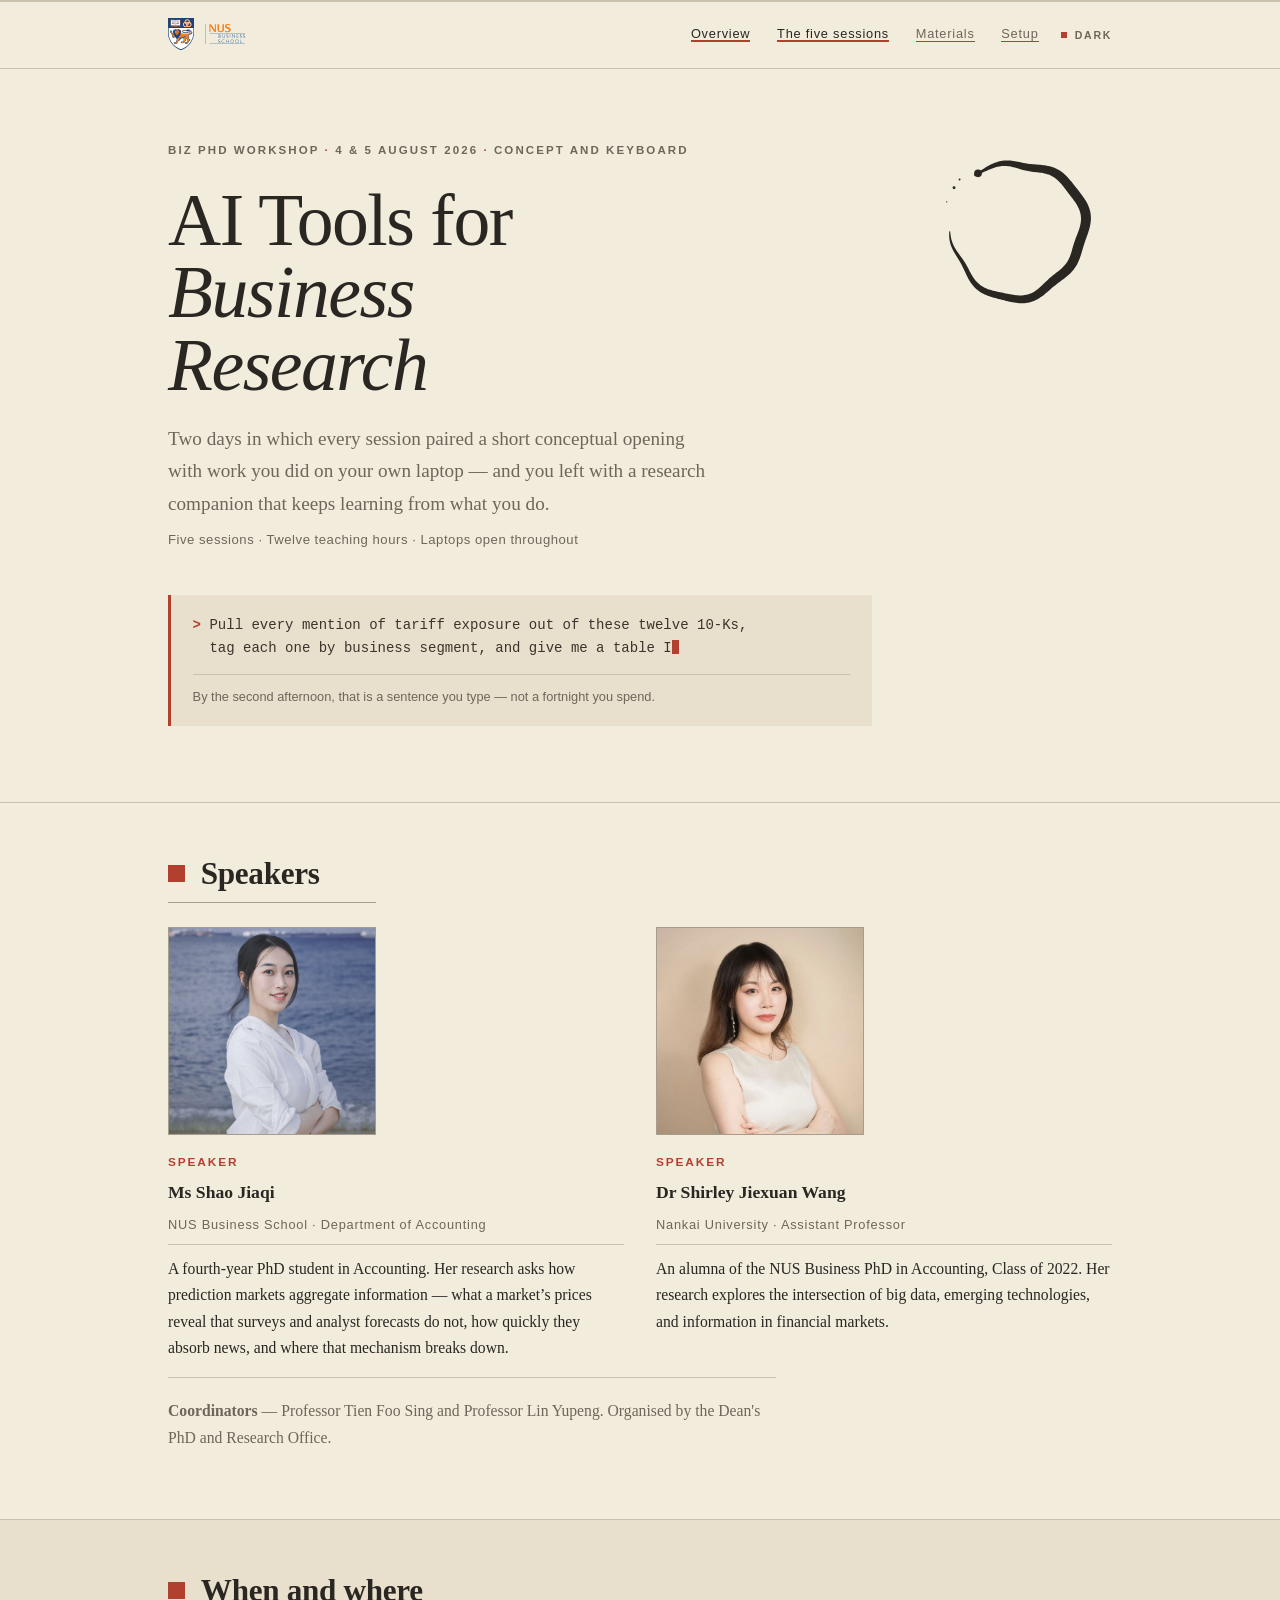
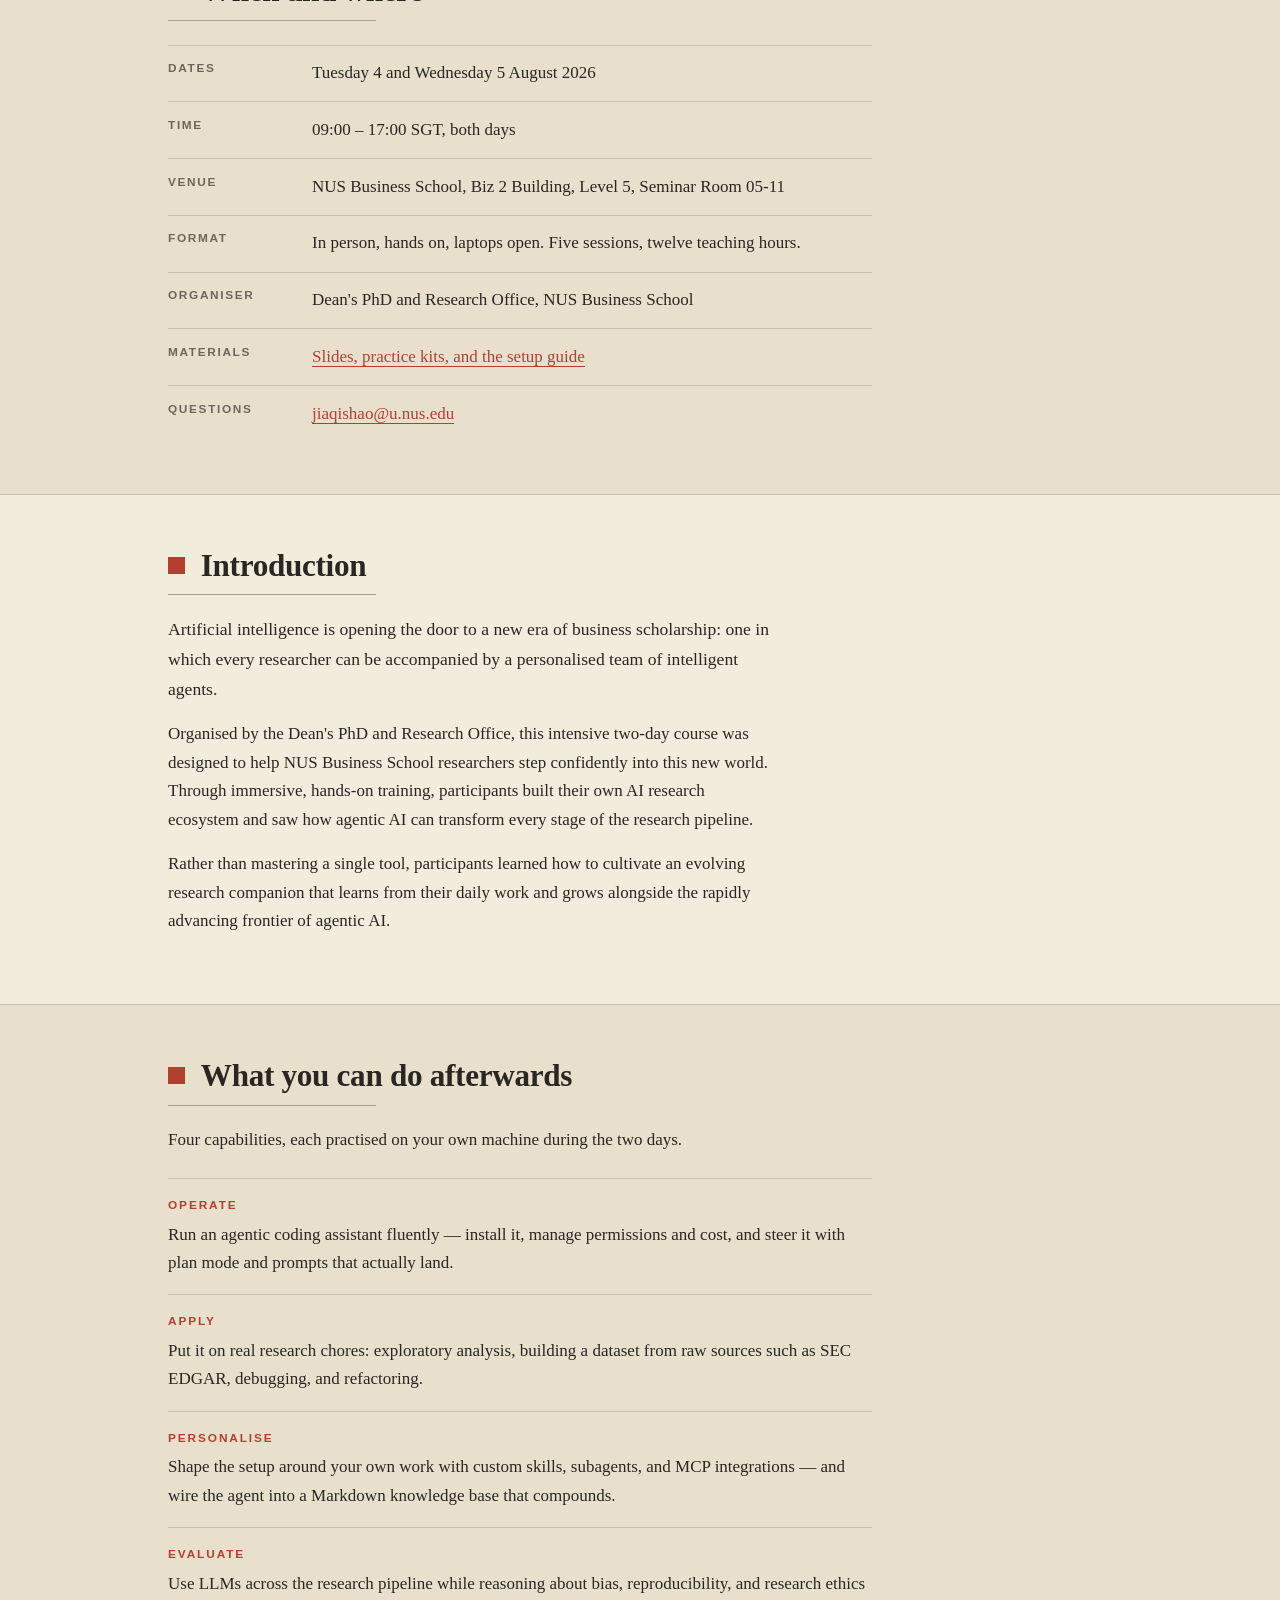
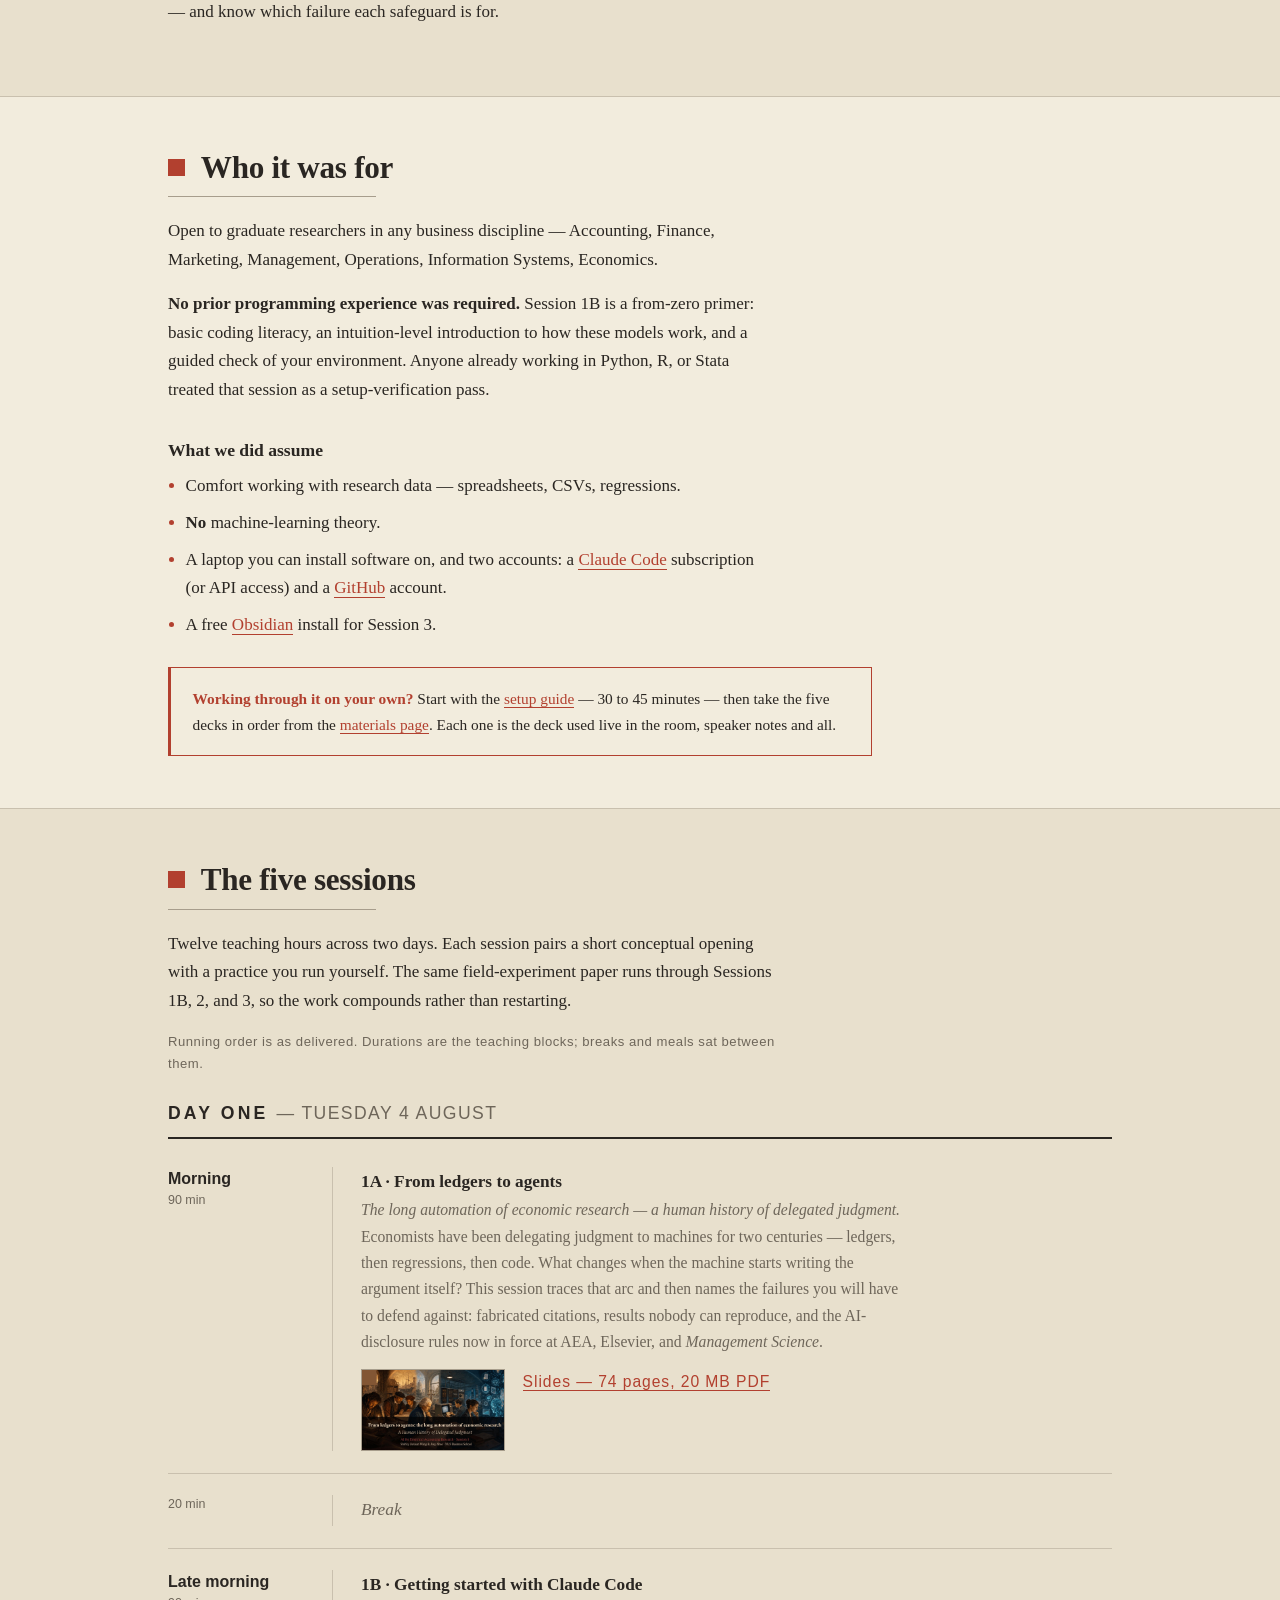
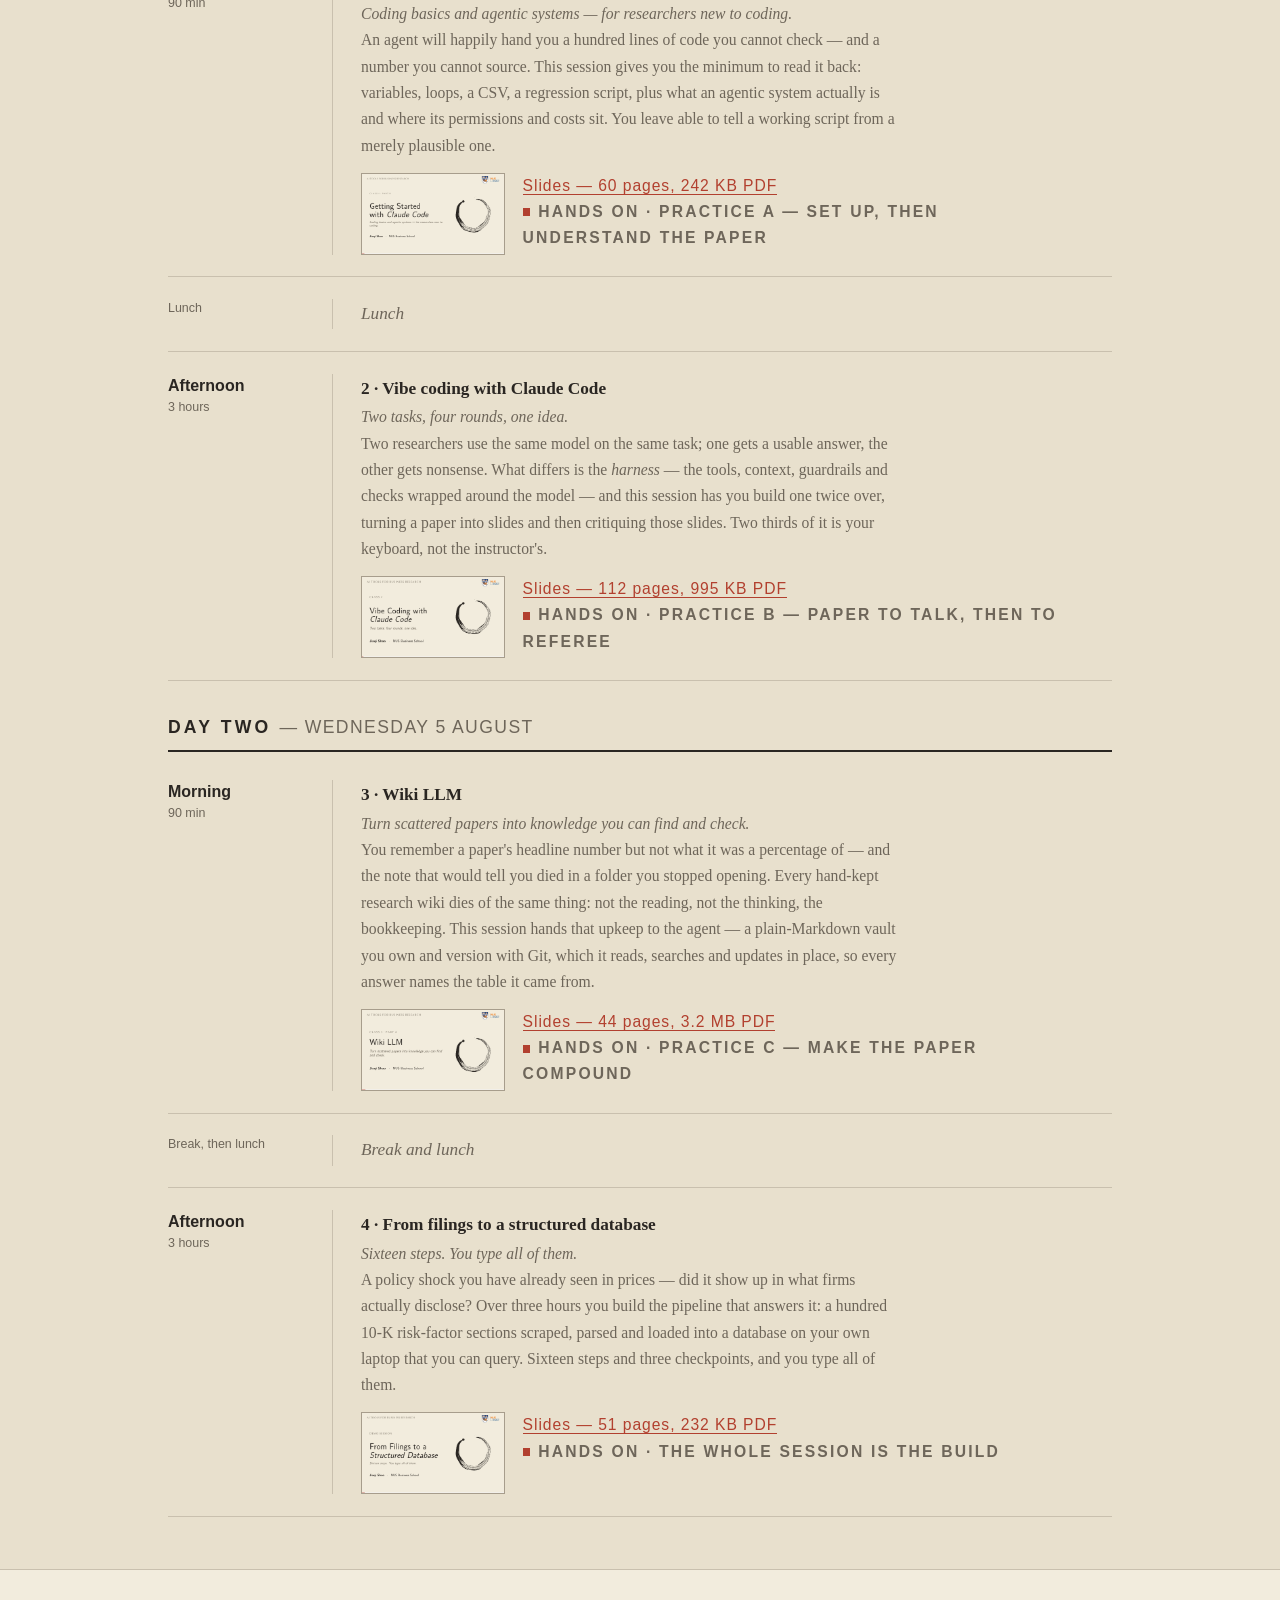
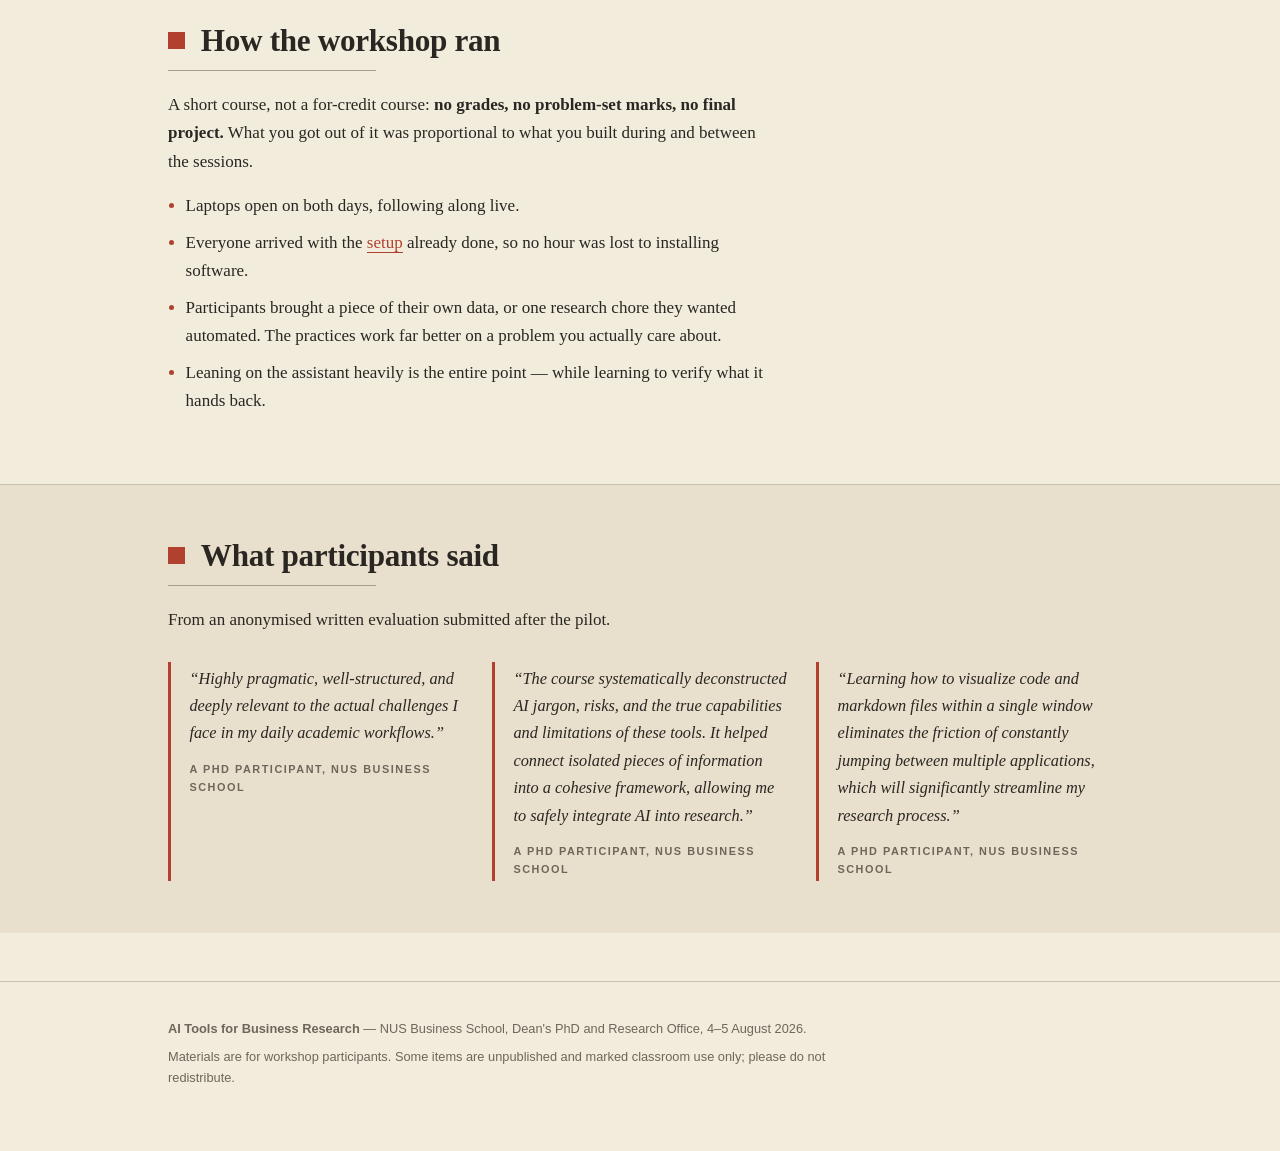
<file: index.html>
<!DOCTYPE html>
<html lang="en">
<head>
<meta charset="utf-8">
<meta name="viewport" content="width=device-width, initial-scale=1">
<title>AI Tools for Business Research — NUS Business School, 4–5 August 2026</title>
<meta name="description" content="A two-day hands-on workshop for NUS Business School PhD researchers. Five sessions, five decks, a practice block in every one. 4–5 August 2026, Biz 2 Seminar Room 05-11.">
<script>
/* restore the reader's ink choice before first paint, so there is no flash */
try { var t = localStorage.getItem('ink');
      if (t) document.documentElement.setAttribute('data-theme', t); } catch (e) {}
</script>
<link rel="stylesheet" href="assets/style.css">
<script src="assets/site.js" defer></script>
</head>
<body>

<a class="skip" href="#main">Skip to content</a>
<div class="progress" aria-hidden="true"><i></i></div>

<header class="masthead">
  <div class="shell">
    <a class="lockup" href="index.html" aria-label="NUS Business School — AI Tools for Business Research">
      <img class="lockup-crest" src="assets/nus_crest.svg" alt="" width="71" height="90">
      <img class="lockup-word" src="assets/nusbiz_logo.svg" alt="NUS Business School" width="170" height="82">
    </a>
    <div class="mast-right">
      <nav class="nav" aria-label="Sections">
        <a href="index.html" aria-current="page">Overview</a>
        <a href="#days">The five sessions</a>
        <a href="materials.html">Materials</a>
        <a href="setup.html">Setup</a>
      </nav>
      <button type="button" class="inktoggle" hidden>Dark</button>
    </div>
  </div>
</header>

<main id="main">

  <section class="hero">
    <div class="shell">
      <div class="enso" aria-hidden="true">
<svg xmlns="http://www.w3.org/2000/svg" viewBox="0 0 200 200"
     role="presentation" aria-hidden="true"
     style="--len:376.6">
  <defs>
    <!-- the wipe: a thick stroke along the centreline, dashed for the draw-on -->
    <mask id="ensoWipe" maskUnits="userSpaceOnUse" x="0" y="0" width="200" height="200">
      <path class="wipe" d="M 56.34,44.12 L 57.77,43.39 L 59.19,42.67 L 60.59,41.96 L 61.99,41.24 L 63.37,40.52 L 64.75,39.80 L 66.12,39.08 L 67.50,38.35 L 68.87,37.63 L 70.25,36.92 L 71.64,36.23 L 73.04,35.56 L 74.46,34.92 L 75.90,34.31 L 77.35,33.75 L 78.82,33.24 L 80.31,32.78 L 81.82,32.40 L 83.35,32.08 L 84.89,31.83 L 86.44,31.66 L 87.99,31.56 L 89.55,31.54 L 91.11,31.59 L 92.67,31.70 L 94.22,31.87 L 95.76,32.10 L 97.28,32.38 L 98.80,32.69 L 100.29,33.03 L 101.77,33.39 L 103.24,33.75 L 104.69,34.12 L 106.14,34.48 L 107.57,34.82 L 109.00,35.14 L 110.43,35.44 L 111.86,35.70 L 113.29,35.94 L 114.74,36.15 L 116.20,36.34 L 117.67,36.50 L 119.16,36.64 L 120.66,36.78 L 122.18,36.92 L 123.72,37.06 L 125.27,37.22 L 126.83,37.40 L 128.40,37.62 L 129.96,37.88 L 131.53,38.19 L 133.08,38.56 L 134.62,39.00 L 136.14,39.50 L 137.63,40.08 L 139.09,40.72 L 140.51,41.45 L 141.89,42.24 L 143.23,43.10 L 144.52,44.03 L 145.77,45.02 L 146.97,46.06 L 148.13,47.15 L 149.25,48.28 L 150.33,49.45 L 151.39,50.64 L 152.41,51.85 L 153.41,53.08 L 154.40,54.32 L 155.37,55.56 L 156.34,56.81 L 157.30,58.06 L 158.27,59.31 L 159.24,60.57 L 160.21,61.83 L 161.19,63.09 L 162.16,64.36 L 163.14,65.65 L 164.11,66.95 L 165.07,68.26 L 166.01,69.60 L 166.92,70.97 L 167.80,72.37 L 168.63,73.79 L 169.41,75.25 L 170.13,76.74 L 170.78,78.26 L 171.35,79.81 L 171.83,81.39 L 172.23,82.99 L 172.53,84.62 L 172.73,86.26 L 172.84,87.91 L 172.86,89.57 L 172.79,91.22 L 172.62,92.88 L 172.38,94.53 L 172.07,96.16 L 171.69,97.78 L 171.26,99.38 L 170.78,100.96 L 170.27,102.52 L 169.74,104.05 L 169.19,105.57 L 168.64,107.06 L 168.09,108.54 L 167.55,110.01 L 167.03,111.46 L 166.52,112.90 L 166.03,114.34 L 165.56,115.77 L 165.11,117.20 L 164.68,118.64 L 164.25,120.07 L 163.83,121.51 L 163.41,122.96 L 162.99,124.40 L 162.54,125.84 L 162.08,127.28 L 161.58,128.72 L 161.05,130.14 L 160.47,131.54 L 159.84,132.93 L 159.16,134.29 L 158.42,135.63 L 157.63,136.92 L 156.77,138.19 L 155.87,139.41 L 154.91,140.59 L 153.89,141.73 L 152.84,142.83 L 151.74,143.88 L 150.62,144.90 L 149.46,145.88 L 148.29,146.84 L 147.11,147.77 L 145.91,148.68 L 144.72,149.58 L 143.53,150.47 L 142.34,151.37 L 141.17,152.27 L 140.00,153.18 L 138.85,154.12 L 137.71,155.07 L 136.57,156.04 L 135.44,157.04 L 134.31,158.07 L 133.17,159.11 L 132.03,160.17 L 130.87,161.24 L 129.69,162.31 L 128.49,163.39 L 127.26,164.45 L 126.00,165.49 L 124.70,166.50 L 123.36,167.47 L 121.99,168.38 L 120.58,169.24 L 119.12,170.03 L 117.64,170.74 L 116.12,171.37 L 114.57,171.92 L 112.99,172.37 L 111.39,172.73 L 109.77,173.00 L 108.14,173.19 L 106.51,173.29 L 104.87,173.31 L 103.23,173.25 L 101.60,173.13 L 99.97,172.96 L 98.35,172.73 L 96.74,172.46 L 95.14,172.16 L 93.56,171.84 L 91.98,171.50 L 90.41,171.15 L 88.85,170.79 L 87.30,170.43 L 85.74,170.08 L 84.19,169.72 L 82.64,169.35 L 81.09,168.99 L 79.54,168.62 L 77.99,168.24 L 76.44,167.83 L 74.90,167.41 L 73.36,166.95 L 71.83,166.45 L 70.31,165.90 L 68.82,165.30 L 67.34,164.65 L 65.90,163.93 L 64.50,163.14 L 63.13,162.28 L 61.81,161.35 L 60.54,160.35 L 59.33,159.29 L 58.17,158.16 L 57.07,156.97 L 56.03,155.72 L 55.05,154.43 L 54.13,153.10 L 53.26,151.73 L 52.43,150.35 L 51.65,148.94 L 50.91,147.53 L 50.19,146.12 L 49.50,144.72 L 48.82,143.33 L 48.15,141.95 L 47.47,140.60 L 46.79,139.26 L 46.10,137.95 L 45.39,136.66 L 44.66,135.39 L 43.90,134.14 L 43.13,132.90 L 42.33,131.67 L 41.52,130.45 L 40.69,129.22 L 39.85,127.99 L 39.01,126.74 L 38.17,125.48 L 37.35,124.21 L 36.55,122.91 L 35.78,121.58 L 35.05,120.23 L 34.37,118.85 L 33.74,117.45 L 33.17,116.01 L 32.66,114.56 L 32.22,113.08 L 31.85,111.59 L 31.55,110.08 L 31.32,108.55 L 31.15,107.02 L 31.05,105.49 L 31.00,103.95 L 31.00,102.41" stroke-width="16.5"/>
    </mask>
  </defs>
  <g mask="url(#ensoWipe)">
    <path class="stroke" d="M 56.09,43.80 L 57.33,42.81 L 58.66,41.93 L 59.99,41.07 L 61.33,40.22 L 62.67,39.38 L 64.01,38.54 L 65.36,37.70 L 66.71,36.86 L 68.07,36.03 L 69.45,35.22 L 70.84,34.42 L 72.24,33.64 L 73.67,32.90 L 75.12,32.20 L 76.59,31.54 L 78.09,30.93 L 79.61,30.39 L 81.15,29.91 L 82.72,29.51 L 84.30,29.17 L 85.89,28.92 L 87.50,28.74 L 89.11,28.64 L 90.73,28.61 L 92.34,28.65 L 93.95,28.76 L 95.56,28.92 L 97.15,29.13 L 98.74,29.38 L 100.31,29.66 L 101.86,29.96 L 103.41,30.27 L 104.95,30.59 L 106.47,30.90 L 107.99,31.20 L 109.51,31.48 L 111.03,31.73 L 112.55,31.97 L 114.08,32.17 L 115.62,32.36 L 117.17,32.52 L 118.74,32.66 L 120.33,32.78 L 121.93,32.91 L 123.55,33.03 L 125.19,33.16 L 126.84,33.32 L 128.50,33.50 L 130.17,33.72 L 131.84,33.99 L 133.51,34.31 L 135.16,34.69 L 136.81,35.14 L 138.43,35.67 L 140.02,36.27 L 141.58,36.94 L 143.10,37.69 L 144.59,38.52 L 146.02,39.42 L 147.42,40.39 L 148.76,41.42 L 150.07,42.51 L 151.32,43.65 L 152.54,44.83 L 153.72,46.05 L 154.86,47.30 L 155.98,48.57 L 157.07,49.87 L 158.14,51.17 L 159.20,52.49 L 160.25,53.81 L 161.30,55.14 L 162.35,56.47 L 163.39,57.80 L 164.44,59.14 L 165.49,60.49 L 166.54,61.85 L 167.59,63.23 L 168.62,64.62 L 169.65,66.03 L 170.65,67.47 L 171.62,68.93 L 172.55,70.43 L 173.44,71.96 L 174.27,73.52 L 175.03,75.11 L 175.73,76.74 L 176.34,78.40 L 176.86,80.09 L 177.29,81.80 L 177.62,83.54 L 177.86,85.29 L 178.00,87.05 L 178.04,88.82 L 177.98,90.60 L 177.84,92.37 L 177.61,94.13 L 177.30,95.88 L 176.93,97.62 L 176.51,99.33 L 176.03,101.03 L 175.52,102.70 L 174.98,104.36 L 174.42,105.99 L 173.86,107.60 L 173.30,109.19 L 172.74,110.77 L 172.19,112.34 L 171.66,113.90 L 171.14,115.45 L 170.64,116.99 L 170.16,118.54 L 169.68,120.08 L 169.22,121.63 L 168.76,123.17 L 168.29,124.72 L 167.82,126.27 L 167.32,127.82 L 166.80,129.36 L 166.25,130.89 L 165.66,132.41 L 165.02,133.92 L 164.32,135.40 L 163.58,136.85 L 162.77,138.28 L 161.90,139.66 L 160.98,141.01 L 159.99,142.32 L 158.95,143.58 L 157.86,144.80 L 156.73,145.98 L 155.55,147.11 L 154.34,148.20 L 153.10,149.25 L 151.83,150.27 L 150.56,151.27 L 149.27,152.24 L 147.99,153.20 L 146.70,154.15 L 145.42,155.10 L 144.15,156.05 L 142.89,157.02 L 141.63,157.99 L 140.39,158.99 L 139.15,160.00 L 137.92,161.04 L 136.69,162.10 L 135.45,163.17 L 134.20,164.26 L 132.94,165.35 L 131.66,166.45 L 130.35,167.54 L 129.02,168.62 L 127.66,169.67 L 126.25,170.69 L 124.82,171.67 L 123.34,172.59 L 121.83,173.45 L 120.27,174.23 L 118.69,174.94 L 117.06,175.57 L 115.41,176.10 L 113.74,176.54 L 112.04,176.89 L 110.33,177.14 L 108.60,177.31 L 106.87,177.38 L 105.14,177.38 L 103.41,177.30 L 101.68,177.15 L 99.97,176.94 L 98.26,176.67 L 96.57,176.37 L 94.88,176.03 L 93.21,175.67 L 91.56,175.28 L 89.91,174.89 L 88.27,174.48 L 86.64,174.07 L 85.01,173.66 L 83.39,173.25 L 81.77,172.83 L 80.16,172.41 L 78.54,171.98 L 76.93,171.54 L 75.32,171.07 L 73.72,170.58 L 72.12,170.06 L 70.54,169.49 L 68.97,168.88 L 67.43,168.22 L 65.91,167.49 L 64.42,166.70 L 62.97,165.84 L 61.57,164.92 L 60.22,163.92 L 58.91,162.85 L 57.67,161.71 L 56.48,160.50 L 55.36,159.24 L 54.30,157.92 L 53.30,156.55 L 52.35,155.15 L 51.47,153.71 L 50.63,152.25 L 49.84,150.78 L 49.09,149.29 L 48.37,147.81 L 47.67,146.33 L 47.00,144.87 L 46.33,143.42 L 45.66,142.00 L 44.99,140.60 L 44.31,139.22 L 43.61,137.86 L 42.89,136.52 L 42.16,135.20 L 41.41,133.90 L 40.63,132.60 L 39.84,131.32 L 39.04,130.03 L 38.24,128.74 L 37.43,127.43 L 36.63,126.12 L 35.85,124.79 L 35.09,123.43 L 34.36,122.06 L 33.68,120.66 L 33.05,119.23 L 32.47,117.78 L 31.95,116.31 L 31.51,114.81 L 31.13,113.29 L 30.83,111.76 L 30.60,110.22 L 30.44,108.66 L 30.36,107.10 L 30.35,105.54 L 30.41,103.98 L 30.59,102.42 L 31.41,102.40 L 31.59,103.91 L 31.75,105.43 L 31.95,106.94 L 32.20,108.44 L 32.51,109.94 L 32.88,111.41 L 33.31,112.87 L 33.81,114.31 L 34.38,115.72 L 35.00,117.11 L 35.68,118.47 L 36.42,119.80 L 37.20,121.11 L 38.01,122.38 L 38.85,123.63 L 39.71,124.85 L 40.58,126.05 L 41.46,127.24 L 42.33,128.41 L 43.19,129.58 L 44.03,130.74 L 44.85,131.91 L 45.65,133.08 L 46.42,134.27 L 47.17,135.47 L 47.89,136.69 L 48.60,137.93 L 49.28,139.20 L 49.96,140.48 L 50.64,141.79 L 51.32,143.11 L 52.01,144.44 L 52.72,145.77 L 53.46,147.11 L 54.23,148.44 L 55.04,149.75 L 55.90,151.04 L 56.81,152.30 L 57.77,153.52 L 58.79,154.69 L 59.86,155.81 L 60.99,156.87 L 62.17,157.86 L 63.41,158.79 L 64.69,159.65 L 66.02,160.43 L 67.38,161.15 L 68.78,161.80 L 70.21,162.39 L 71.66,162.92 L 73.12,163.40 L 74.60,163.83 L 76.08,164.23 L 77.57,164.59 L 79.06,164.93 L 80.55,165.26 L 82.03,165.57 L 83.51,165.88 L 84.99,166.18 L 86.47,166.49 L 87.95,166.80 L 89.43,167.11 L 90.92,167.41 L 92.40,167.72 L 93.90,168.02 L 95.40,168.30 L 96.92,168.56 L 98.44,168.79 L 99.97,168.98 L 101.51,169.12 L 103.05,169.21 L 104.60,169.24 L 106.14,169.19 L 107.69,169.07 L 109.22,168.86 L 110.74,168.57 L 112.24,168.20 L 113.72,167.73 L 115.17,167.18 L 116.59,166.54 L 117.98,165.82 L 119.33,165.03 L 120.64,164.18 L 121.91,163.27 L 123.14,162.30 L 124.33,161.31 L 125.49,160.28 L 126.62,159.23 L 127.72,158.18 L 128.79,157.13 L 129.85,156.08 L 130.89,155.05 L 131.93,154.04 L 132.96,153.05 L 133.99,152.09 L 135.02,151.15 L 136.07,150.24 L 137.12,149.35 L 138.19,148.49 L 139.27,147.64 L 140.36,146.79 L 141.45,145.96 L 142.55,145.12 L 143.65,144.27 L 144.75,143.40 L 145.83,142.52 L 146.90,141.60 L 147.94,140.66 L 148.95,139.68 L 149.92,138.66 L 150.86,137.60 L 151.74,136.50 L 152.57,135.36 L 153.35,134.18 L 154.07,132.97 L 154.74,131.73 L 155.35,130.46 L 155.92,129.17 L 156.44,127.86 L 156.91,126.54 L 157.35,125.21 L 157.76,123.87 L 158.16,122.53 L 158.53,121.19 L 158.91,119.85 L 159.28,118.52 L 159.67,117.19 L 160.06,115.87 L 160.48,114.55 L 160.92,113.23 L 161.38,111.90 L 161.86,110.57 L 162.37,109.24 L 162.89,107.89 L 163.42,106.53 L 163.96,105.15 L 164.50,103.75 L 165.03,102.33 L 165.54,100.89 L 166.01,99.42 L 166.45,97.94 L 166.83,96.44 L 167.16,94.92 L 167.41,93.39 L 167.59,91.85 L 167.69,90.31 L 167.69,88.76 L 167.61,87.23 L 167.43,85.70 L 167.16,84.19 L 166.80,82.69 L 166.36,81.22 L 165.83,79.78 L 165.23,78.37 L 164.56,76.98 L 163.83,75.63 L 163.05,74.30 L 162.22,73.01 L 161.37,71.74 L 160.49,70.50 L 159.60,69.27 L 158.70,68.06 L 157.79,66.87 L 156.88,65.69 L 155.98,64.51 L 155.08,63.33 L 154.19,62.16 L 153.31,60.99 L 152.42,59.81 L 151.54,58.63 L 150.65,57.46 L 149.76,56.29 L 148.84,55.13 L 147.91,53.97 L 146.95,52.84 L 145.96,51.73 L 144.94,50.66 L 143.88,49.62 L 142.77,48.62 L 141.62,47.67 L 140.43,46.79 L 139.19,45.96 L 137.91,45.20 L 136.59,44.51 L 135.24,43.88 L 133.85,43.33 L 132.43,42.85 L 131.00,42.43 L 129.55,42.07 L 128.09,41.77 L 126.62,41.51 L 125.16,41.30 L 123.70,41.11 L 122.25,40.95 L 120.82,40.80 L 119.40,40.66 L 117.99,40.50 L 116.60,40.34 L 115.23,40.16 L 113.86,39.95 L 112.51,39.71 L 111.17,39.44 L 109.83,39.14 L 108.49,38.80 L 107.15,38.44 L 105.80,38.05 L 104.44,37.65 L 103.07,37.23 L 101.68,36.81 L 100.28,36.40 L 98.85,36.00 L 97.41,35.63 L 95.96,35.29 L 94.48,34.99 L 93.00,34.75 L 91.50,34.56 L 90.00,34.44 L 88.49,34.38 L 86.98,34.40 L 85.48,34.49 L 83.98,34.65 L 82.49,34.88 L 81.01,35.18 L 79.55,35.54 L 78.10,35.96 L 76.67,36.42 L 75.25,36.93 L 73.84,37.47 L 72.45,38.04 L 71.06,38.63 L 69.67,39.23 L 68.28,39.84 L 66.89,40.45 L 65.49,41.06 L 64.08,41.66 L 62.65,42.26 L 61.19,42.85 L 59.72,43.42 L 58.20,43.98 L 56.60,44.45 Z"/>
    <circle class="stroke" cx="60.42" cy="42.04" r="4.01"/>
    <g class="fw-group" fill="none" stroke-linecap="round">
    <path class="fw" d="M 91.33,33.22 L 92.97,33.39 L 94.61,33.63 L 96.23,33.93 L 97.83,34.27 L 99.41,34.66 L 100.98,35.07 L 102.52,35.49 L 104.05,35.92 L 105.56,36.34 L 107.06,36.74" stroke-width="0.53"/>
    <path class="fw" d="M 109.41,36.52 L 111.75,37.00 L 114.10,37.39 L 116.48,37.71 L 118.90,37.97 L 121.37,38.20 L 123.88,38.45 L 126.42,38.74 L 128.97,39.14 L 131.52,39.66 L 134.04,40.36" stroke-width="0.66"/>
    <path class="fw" d="M 132.67,39.03 L 135.34,39.82 L 137.93,40.83 L 140.42,42.07 L 142.78,43.52 L 145.00,45.18 L 147.09,47.01 L 149.05,48.97 L 150.90,51.03 L 152.66,53.15 L 154.37,55.32" stroke-width="0.75"/>
    <path class="fw" d="M 145.00,47.11 L 146.44,48.44 L 147.81,49.84 L 149.13,51.29 L 150.39,52.79 L 151.62,54.30 L 152.83,55.84 L 154.01,57.38 L 155.19,58.92 L 156.37,60.47 L 157.56,62.02" stroke-width="0.78"/>
    <path class="fw" d="M 163.40,67.97 L 164.83,69.98 L 166.21,72.06 L 167.49,74.20 L 168.65,76.42 L 169.65,78.72 L 170.47,81.08 L 171.08,83.50 L 171.48,85.97 L 171.64,88.47 L 171.59,90.98" stroke-width="0.83"/>
    <path class="fw" d="M 168.16,79.35 L 169.05,82.06 L 169.67,84.85 L 169.98,87.69 L 169.99,90.56 L 169.72,93.42 L 169.20,96.25 L 168.48,99.03 L 167.62,101.75 L 166.67,104.40 L 165.69,106.98" stroke-width="0.84"/>
    <path class="fw" d="M 166.29,108.42 L 165.52,110.47 L 164.79,112.51 L 164.10,114.53 L 163.46,116.54 L 162.85,118.56 L 162.26,120.59 L 161.68,122.62 L 161.08,124.66 L 160.43,126.69 L 159.73,128.71" stroke-width="0.83"/>
    <path class="fw" d="M 163.73,119.45 L 163.16,121.41 L 162.59,123.38 L 162.00,125.35 L 161.36,127.31 L 160.67,129.26 L 159.90,131.19 L 159.03,133.07 L 158.07,134.91 L 156.99,136.69 L 155.81,138.40" stroke-width="0.82"/>
    <path class="fw" d="M 150.13,142.37 L 148.17,144.12 L 146.14,145.76 L 144.09,147.35 L 142.03,148.90 L 140.00,150.47 L 138.00,152.07 L 136.03,153.74 L 134.09,155.49 L 132.14,157.32 L 130.17,159.20" stroke-width="0.77"/>
    <path class="fw" d="M 140.44,151.40 L 138.63,152.85 L 136.84,154.35 L 135.06,155.92 L 133.29,157.54 L 131.51,159.21 L 129.69,160.91 L 127.81,162.62 L 125.87,164.29 L 123.83,165.89 L 121.69,167.38" stroke-width="0.74"/>
    <path class="fw" d="M 121.12,166.15 L 119.49,167.16 L 117.81,168.07 L 116.07,168.87 L 114.30,169.55 L 112.48,170.10 L 110.63,170.53 L 108.76,170.83 L 106.87,171.00 L 104.97,171.07 L 103.08,171.03" stroke-width="0.68"/>
    <path class="fw" d="M 103.38,171.89 L 100.61,171.68 L 97.86,171.31 L 95.15,170.83 L 92.46,170.29 L 89.80,169.71 L 87.16,169.12 L 84.52,168.53 L 81.88,167.94 L 79.25,167.33 L 76.60,166.67" stroke-width="0.60"/>
    <path class="fw" d="M 82.85,168.92 L 80.22,168.31 L 77.58,167.67 L 74.95,166.96 L 72.33,166.16 L 69.76,165.23 L 67.24,164.14 L 64.82,162.86 L 62.51,161.38 L 60.35,159.69 L 58.35,157.81" stroke-width="0.52"/>
    <path class="fw" d="M 61.49,159.43 L 60.10,158.24 L 58.78,156.96 L 57.53,155.61 L 56.37,154.19 L 55.28,152.70 L 54.26,151.18 L 53.30,149.61 L 52.40,148.03 L 51.55,146.43 L 50.73,144.84" stroke-width="0.44"/>
    </g>
  </g>
    <circle class="fleck" cx="35.44" cy="57.04" r="1.5" opacity="0.85"/>
    <circle class="fleck" cx="41.23" cy="48.38" r="1.0" opacity="0.55"/>
    <circle class="fleck" cx="27.79" cy="71.70" r="0.7" opacity="0.35"/>
</svg>
      </div>

      <p class="eyebrow">Biz PhD Workshop <b>·</b> 4 &amp; 5 August 2026 <b>·</b> Concept and keyboard</p>
      <h1>AI Tools for <em>Business Research</em></h1>
      <p class="standfirst">Two days in which every session paired a short conceptual opening with
        work you did on your own laptop — and you left with a research companion that keeps
        learning from what you do.</p>
      <p class="facts">Five sessions · Twelve teaching hours · Laptops open throughout</p>

      <figure class="prompt" data-type>
<pre data-text=" Pull every mention of tariff exposure out of these twelve 10-Ks,
  tag each one by business segment, and give me a table I can merge
  on GVKEY. Show me the plan before you write anything."><span class="caret">&gt;</span> Pull every mention of tariff exposure out of these twelve 10-Ks,
  tag each one by business segment, and give me a table I can merge
  on GVKEY. Show me the plan before you write anything.</pre>
        <figcaption>By the second afternoon, that is a sentence you type — not a fortnight you spend.</figcaption>
      </figure>
    </div>
  </section>

  <section class="band reveal" id="speakers">
    <div class="shell">
      <h2>Speakers</h2>
      <div class="people">
        <div class="person">
          <img class="person-photo" src="assets/people/shao-jiaqi.jpg"
               alt="Shao Jiaqi" width="600" height="600" loading="lazy">
          <p class="role">Speaker</p>
          <h3>Ms Shao Jiaqi</h3>
          <p class="affil">NUS Business School &middot; Department of Accounting</p>
          <p>A fourth-year PhD student in Accounting. Her research asks how prediction
            markets aggregate information &mdash; what a market&rsquo;s prices reveal that
            surveys and analyst forecasts do not, how quickly they absorb news, and where
            that mechanism breaks down.</p>
        </div>
        <div class="person">
          <img class="person-photo" src="assets/people/shirley-wang.jpg"
               alt="Shirley Jiexuan Wang" width="600" height="600" loading="lazy">
          <p class="role">Speaker</p>
          <h3>Dr Shirley Jiexuan Wang</h3>
          <p class="affil">Nankai University &middot; Assistant Professor</p>
          <p>An alumna of the NUS Business PhD in Accounting, Class of 2022. Her research
            explores the intersection of big data, emerging technologies, and information in
            financial markets.</p>
        </div>
      </div>
      <p class="coords"><strong>Coordinators</strong> — Professor Tien Foo Sing and
        Professor Lin Yupeng. Organised by the Dean's PhD and Research Office.</p>
    </div>
  </section>

  <section class="band band--sunk reveal" id="logistics">
    <div class="shell">
      <h2>When and where</h2>
      <dl class="kv">
        <dt>Dates</dt>
        <dd>Tuesday 4 and Wednesday 5 August 2026</dd>
        <dt>Time</dt>
        <dd>09:00 – 17:00 SGT, both days</dd>
        <dt>Venue</dt>
        <dd>NUS Business School, Biz 2 Building, Level 5, Seminar Room 05-11</dd>
        <dt>Format</dt>
        <dd>In person, hands on, laptops open. Five sessions, twelve teaching hours.</dd>
        <dt>Organiser</dt>
        <dd>Dean's PhD and Research Office, NUS Business School</dd>
        <dt>Materials</dt>
        <dd><a href="materials.html">Slides, practice kits, and the setup guide</a></dd>
        <dt>Questions</dt>
        <dd><a href="mailto:jiaqishao@u.nus.edu">jiaqishao@u.nus.edu</a></dd>
      </dl>
    </div>
  </section>

  <section class="band reveal" id="overview">
    <div class="shell">
      <h2>Introduction</h2>
      <p class="lede">Artificial intelligence is opening the door to a new era of business
        scholarship: one in which every researcher can be accompanied by a personalised team of
        intelligent agents.</p>
      <p>Organised by the Dean's PhD and Research Office, this intensive two-day course was
        designed to help NUS Business School researchers step confidently into this new world.
        Through immersive, hands-on training, participants built their own AI research
        ecosystem and saw how agentic AI can transform every stage of the research pipeline.</p>
      <p>Rather than mastering a single tool, participants learned how to cultivate an evolving
        research companion that learns from their daily work and grows alongside the rapidly
        advancing frontier of agentic AI.</p>
    </div>
  </section>

  <section class="band band--sunk reveal">
    <div class="shell">
      <h2>What you can do afterwards</h2>
      <p>Four capabilities, each practised on your own machine during the two days.</p>
      <ul class="outcomes">
        <li>
          <b>Operate</b>
          Run an agentic coding assistant fluently — install it, manage permissions and cost,
          and steer it with plan mode and prompts that actually land.
        </li>
        <li>
          <b>Apply</b>
          Put it on real research chores: exploratory analysis, building a dataset from raw
          sources such as SEC EDGAR, debugging, and refactoring.
        </li>
        <li>
          <b>Personalise</b>
          Shape the setup around your own work with custom skills, subagents, and MCP
          integrations — and wire the agent into a Markdown knowledge base that compounds.
        </li>
        <li>
          <b>Evaluate</b>
          Use LLMs across the research pipeline while reasoning about bias, reproducibility,
          and research ethics — and know which failure each safeguard is for.
        </li>
      </ul>
    </div>
  </section>

  <section class="band reveal" id="prerequisites">
    <div class="shell">
      <h2>Who it was for</h2>
      <p>Open to graduate researchers in any business discipline — Accounting,
        Finance, Marketing, Management, Operations, Information Systems, Economics.</p>
      <p><strong>No prior programming experience was required.</strong> Session&nbsp;1B is a
        from-zero primer: basic coding literacy, an intuition-level introduction to how these
        models work, and a guided check of your environment. Anyone already working in Python,
        R, or Stata treated that session as a setup-verification pass.</p>

      <h3>What we did assume</h3>
      <ul class="plain">
        <li>Comfort working with research data — spreadsheets, CSVs, regressions.</li>
        <li><strong>No</strong> machine-learning theory.</li>
        <li>A laptop you can install software on, and two accounts: a
          <a href="https://www.anthropic.com/claude-code">Claude Code</a> subscription (or API
          access) and a <a href="https://github.com">GitHub</a> account.</li>
        <li>A free <a href="https://obsidian.md">Obsidian</a> install for Session&nbsp;3.</li>
      </ul>

      <div class="notice">
        <p><b>Working through it on your own?</b> Start with the
          <a href="setup.html">setup guide</a> — 30 to 45 minutes — then take the five decks in
          order from the <a href="materials.html">materials page</a>. Each one is the deck used
          live in the room, speaker notes and all.</p>
      </div>
    </div>
  </section>

  <section class="band band--sunk reveal" id="days">
    <div class="shell">
      <h2>The five sessions</h2>
      <p>Twelve teaching hours across two days. Each session pairs a short conceptual opening
        with a practice you run yourself. The same field-experiment paper runs through Sessions
        1B, 2, and 3, so the work compounds rather than restarting.</p>
      <p class="facts">Running order is as delivered. Durations are the teaching blocks; breaks
        and meals sat between them.</p>

      <h3 class="dayhead">Day one <span>— Tuesday 4 August</span></h3>
      <ol class="timeline">
        <li class="reveal">
          <div class="tl-meta"><span class="tl-time">Morning</span><span class="tl-dur">90 min</span></div>
          <div class="tl-body">
            <h4>1A · From ledgers to agents</h4>
            <p class="tl-kicker">The long automation of economic research — a human history of delegated judgment.</p>
            <p>Economists have been delegating judgment to machines for two centuries — ledgers,
              then regressions, then code. What changes when the machine starts writing the
              argument itself? This session traces that arc and then names the failures you will
              have to defend against: fabricated citations, results nobody can reproduce, and the
              AI-disclosure rules now in force at AEA, Elsevier, and <em>Management Science</em>.</p>
            <div class="deck">
              <a class="deck-cover" href="materials/slides/1A-evolution-and-risk-wang.pdf">
                <img src="assets/covers/1A-evolution-and-risk-wang.png" alt="Title slide of the Session 1A deck" loading="lazy" width="420">
              </a>
              <div>
                <p class="tl-deck"><a href="materials/slides/1A-evolution-and-risk-wang.pdf">Slides — 74 pages, 20&nbsp;MB PDF</a></p>
              </div>
            </div>
          </div>
        </li>
        <li class="is-break reveal">
          <div class="tl-meta"><span class="tl-dur">20 min</span></div>
          <div class="tl-body"><h4>Break</h4></div>
        </li>
        <li class="reveal">
          <div class="tl-meta"><span class="tl-time">Late morning</span><span class="tl-dur">90 min</span></div>
          <div class="tl-body">
            <h4>1B · Getting started with Claude Code</h4>
            <p class="tl-kicker">Coding basics and agentic systems — for researchers new to coding.</p>
            <p>An agent will happily hand you a hundred lines of code you cannot check — and a
              number you cannot source. This session gives you the minimum to read it back:
              variables, loops, a CSV, a regression script, plus what an agentic system actually is
              and where its permissions and costs sit. You leave able to tell a working script from
              a merely plausible one.</p>
            <div class="deck">
              <a class="deck-cover" href="materials/slides/1B-getting-started-shao.pdf">
                <img src="assets/covers/1B-getting-started-shao.png" alt="Title slide of the Session 1B deck" loading="lazy" width="420">
              </a>
              <div>
                <p class="tl-deck"><a href="materials/slides/1B-getting-started-shao.pdf">Slides — 60 pages, 242&nbsp;KB PDF</a></p>
                <p class="tl-hands">Hands on · Practice A — set up, then understand the paper</p>
              </div>
            </div>
          </div>
        </li>
        <li class="is-break reveal">
          <div class="tl-meta"><span class="tl-dur">Lunch</span></div>
          <div class="tl-body"><h4>Lunch</h4></div>
        </li>
        <li class="reveal">
          <div class="tl-meta"><span class="tl-time">Afternoon</span><span class="tl-dur">3 hours</span></div>
          <div class="tl-body">
            <h4>2 · Vibe coding with Claude Code</h4>
            <p class="tl-kicker">Two tasks, four rounds, one idea.</p>
            <p>Two researchers use the same model on the same task; one gets a usable answer, the
              other gets nonsense. What differs is the <em>harness</em> — the tools, context,
              guardrails and checks wrapped around the model — and this session has you build one
              twice over, turning a paper into slides and then critiquing those slides. Two thirds
              of it is your keyboard, not the instructor's.</p>
            <div class="deck">
              <a class="deck-cover" href="materials/slides/2-vibe-coding-shao.pdf">
                <img src="assets/covers/2-vibe-coding-shao.png" alt="Title slide of the Session 2 deck" loading="lazy" width="420">
              </a>
              <div>
                <p class="tl-deck"><a href="materials/slides/2-vibe-coding-shao.pdf">Slides — 112 pages, 995&nbsp;KB PDF</a></p>
                <p class="tl-hands">Hands on · Practice B — paper to talk, then to referee</p>
              </div>
            </div>
          </div>
        </li>
      </ol>

      <h3 class="dayhead">Day two <span>— Wednesday 5 August</span></h3>
      <ol class="timeline">
        <li class="reveal">
          <div class="tl-meta"><span class="tl-time">Morning</span><span class="tl-dur">90 min</span></div>
          <div class="tl-body">
            <h4>3 · Wiki LLM</h4>
            <p class="tl-kicker">Turn scattered papers into knowledge you can find and check.</p>
            <p>You remember a paper's headline number but not what it was a percentage of — and the
              note that would tell you died in a folder you stopped opening. Every hand-kept
              research wiki dies of the same thing: not the reading, not the thinking, the
              bookkeeping. This session hands that upkeep to the agent — a plain-Markdown vault
              you own and version with Git, which it reads, searches and updates in place, so every
              answer names the table it came from.</p>
            <div class="deck">
              <a class="deck-cover" href="materials/slides/3-knowledge-management-shao.pdf">
                <img src="assets/covers/3-knowledge-management-shao.png" alt="Title slide of the Session 3 deck" loading="lazy" width="420">
              </a>
              <div>
                <p class="tl-deck"><a href="materials/slides/3-knowledge-management-shao.pdf">Slides — 44 pages, 3.2&nbsp;MB PDF</a></p>
                <p class="tl-hands">Hands on · Practice C — make the paper compound</p>
              </div>
            </div>
          </div>
        </li>
        <li class="is-break reveal">
          <div class="tl-meta"><span class="tl-dur">Break, then lunch</span></div>
          <div class="tl-body"><h4>Break and lunch</h4></div>
        </li>
        <li class="reveal">
          <div class="tl-meta"><span class="tl-time">Afternoon</span><span class="tl-dur">3 hours</span></div>
          <div class="tl-body">
            <h4>4 · From filings to a structured database</h4>
            <p class="tl-kicker">Sixteen steps. You type all of them.</p>
            <p>A policy shock you have already seen in prices — did it show up in what firms
              actually disclose? Over three hours you build the pipeline that answers it: a hundred
              10-K risk-factor sections scraped, parsed and loaded into a database on your own
              laptop that you can query. Sixteen steps and three checkpoints, and you type all of
              them.</p>
            <div class="deck">
              <a class="deck-cover" href="materials/slides/4-edgar-to-database-shao.pdf">
                <img src="assets/covers/4-edgar-to-database-shao.png" alt="Title slide of the Session 4 deck" loading="lazy" width="420">
              </a>
              <div>
                <p class="tl-deck"><a href="materials/slides/4-edgar-to-database-shao.pdf">Slides — 51 pages, 232&nbsp;KB PDF</a></p>
                <p class="tl-hands">Hands on · the whole session is the build</p>
              </div>
            </div>
          </div>
        </li>
      </ol>
    </div>
  </section>

  <section class="band reveal">
    <div class="shell">
      <h2>How the workshop ran</h2>
      <p>A short course, not a for-credit course: <strong>no grades, no problem-set marks,
        no final project.</strong> What you got out of it was proportional to what you built
        during and between the sessions.</p>
      <ul class="plain">
        <li>Laptops open on both days, following along live.</li>
        <li>Everyone arrived with the <a href="setup.html">setup</a> already done, so no hour
          was lost to installing software.</li>
        <li>Participants brought a piece of their own data, or one research chore they wanted
          automated. The practices work far better on a problem you actually care about.</li>
        <li>Leaning on the assistant heavily is the entire point — while learning to verify
          what it hands back.</li>
      </ul>
    </div>
  </section>

  <section class="band band--sunk reveal" id="feedback">
    <div class="shell">
      <h2>What participants said</h2>
      <p>From an anonymised written evaluation submitted after the pilot.</p>
      <div class="quotes">
        <blockquote class="pull">
          <p>“Highly pragmatic, well-structured, and deeply relevant to the actual challenges
            I face in my daily academic workflows.”</p>
          <cite>A PhD participant, NUS Business School</cite>
        </blockquote>
        <blockquote class="pull">
          <p>“The course systematically deconstructed AI jargon, risks, and the true
            capabilities and limitations of these tools. It helped connect isolated pieces of
            information into a cohesive framework, allowing me to safely integrate AI into
            research.”</p>
          <cite>A PhD participant, NUS Business School</cite>
        </blockquote>
        <blockquote class="pull">
          <p>“Learning how to visualize code and markdown files within a single window
            eliminates the friction of constantly jumping between multiple applications, which
            will significantly streamline my research process.”</p>
          <cite>A PhD participant, NUS Business School</cite>
        </blockquote>
      </div>
    </div>
  </section>

</main>

<footer class="foot">
  <div class="shell">
    <p><strong>AI Tools for Business Research</strong> — NUS Business School,
      Dean's PhD and Research Office, 4–5 August 2026.</p>
    <p>Materials are for workshop participants. Some items are unpublished and marked
      classroom use only; please do not redistribute.</p>
  </div>
</footer>

</body>
</html>
</file>
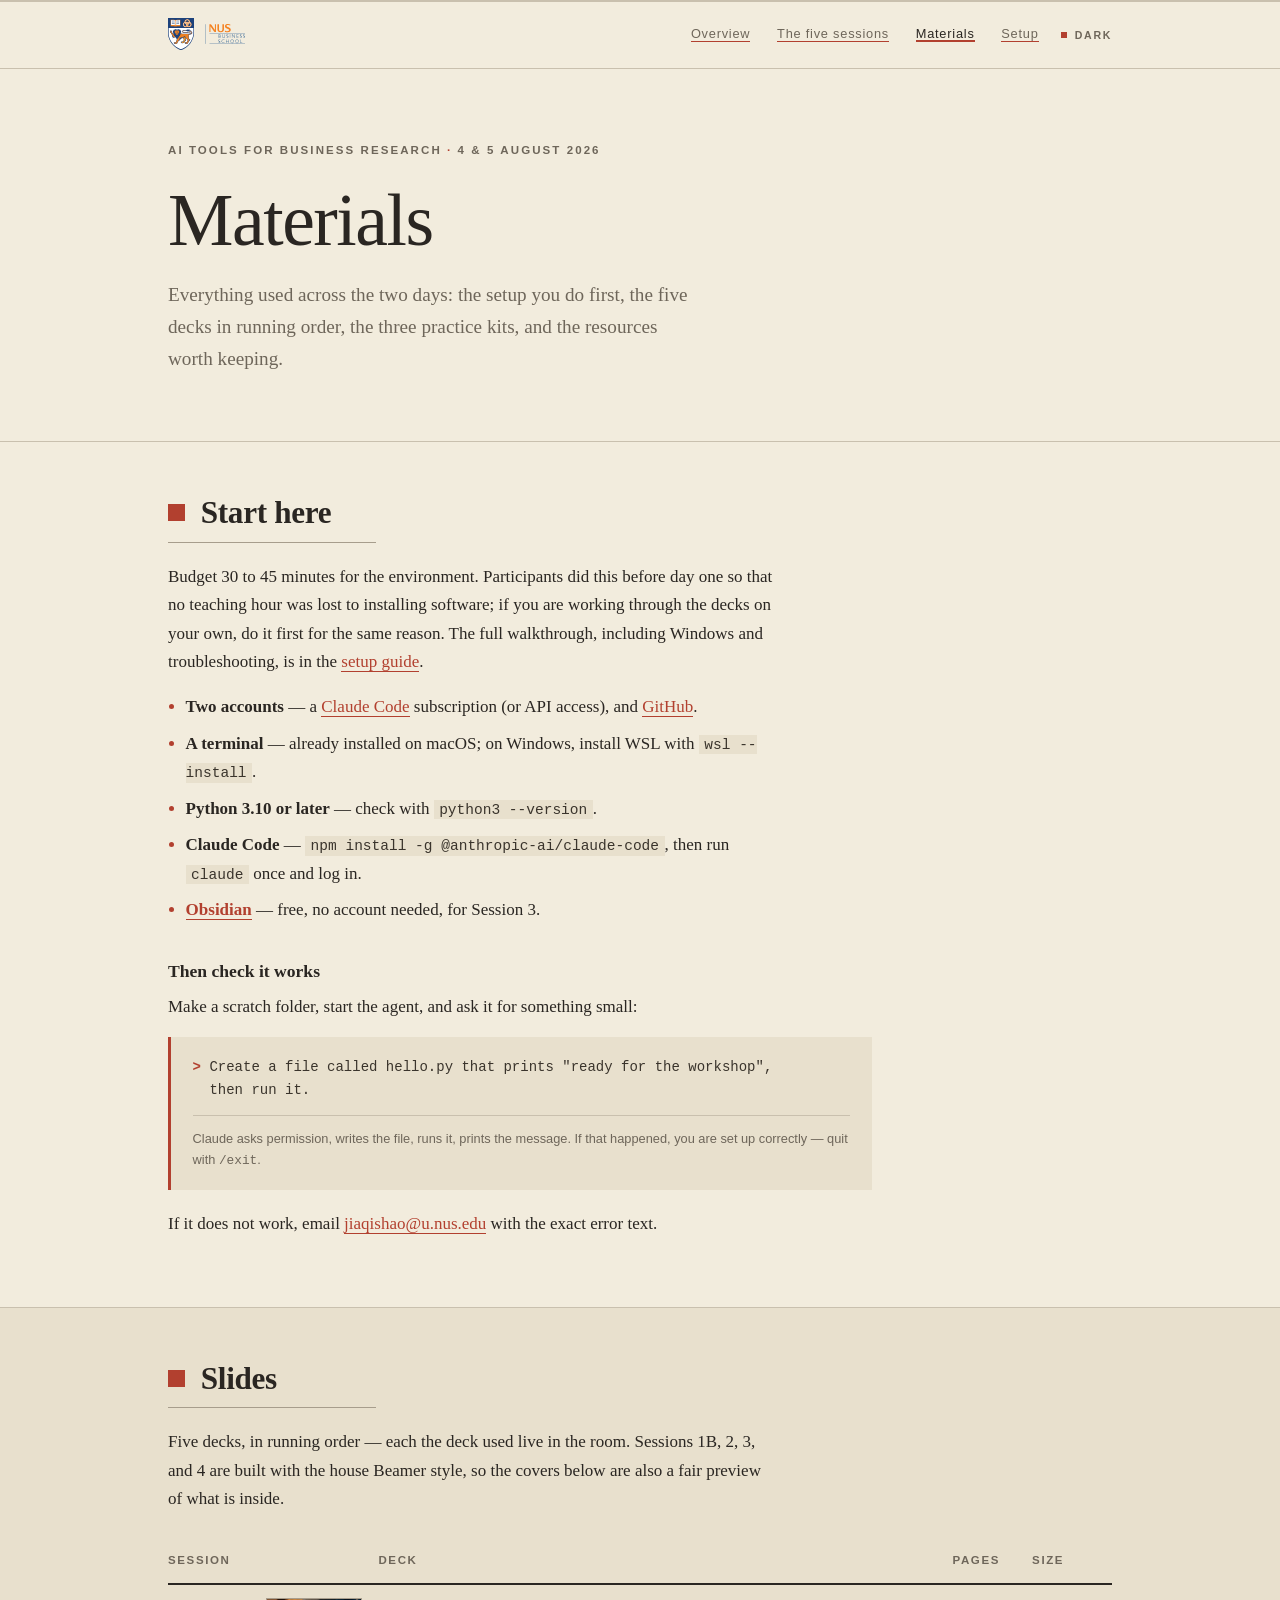
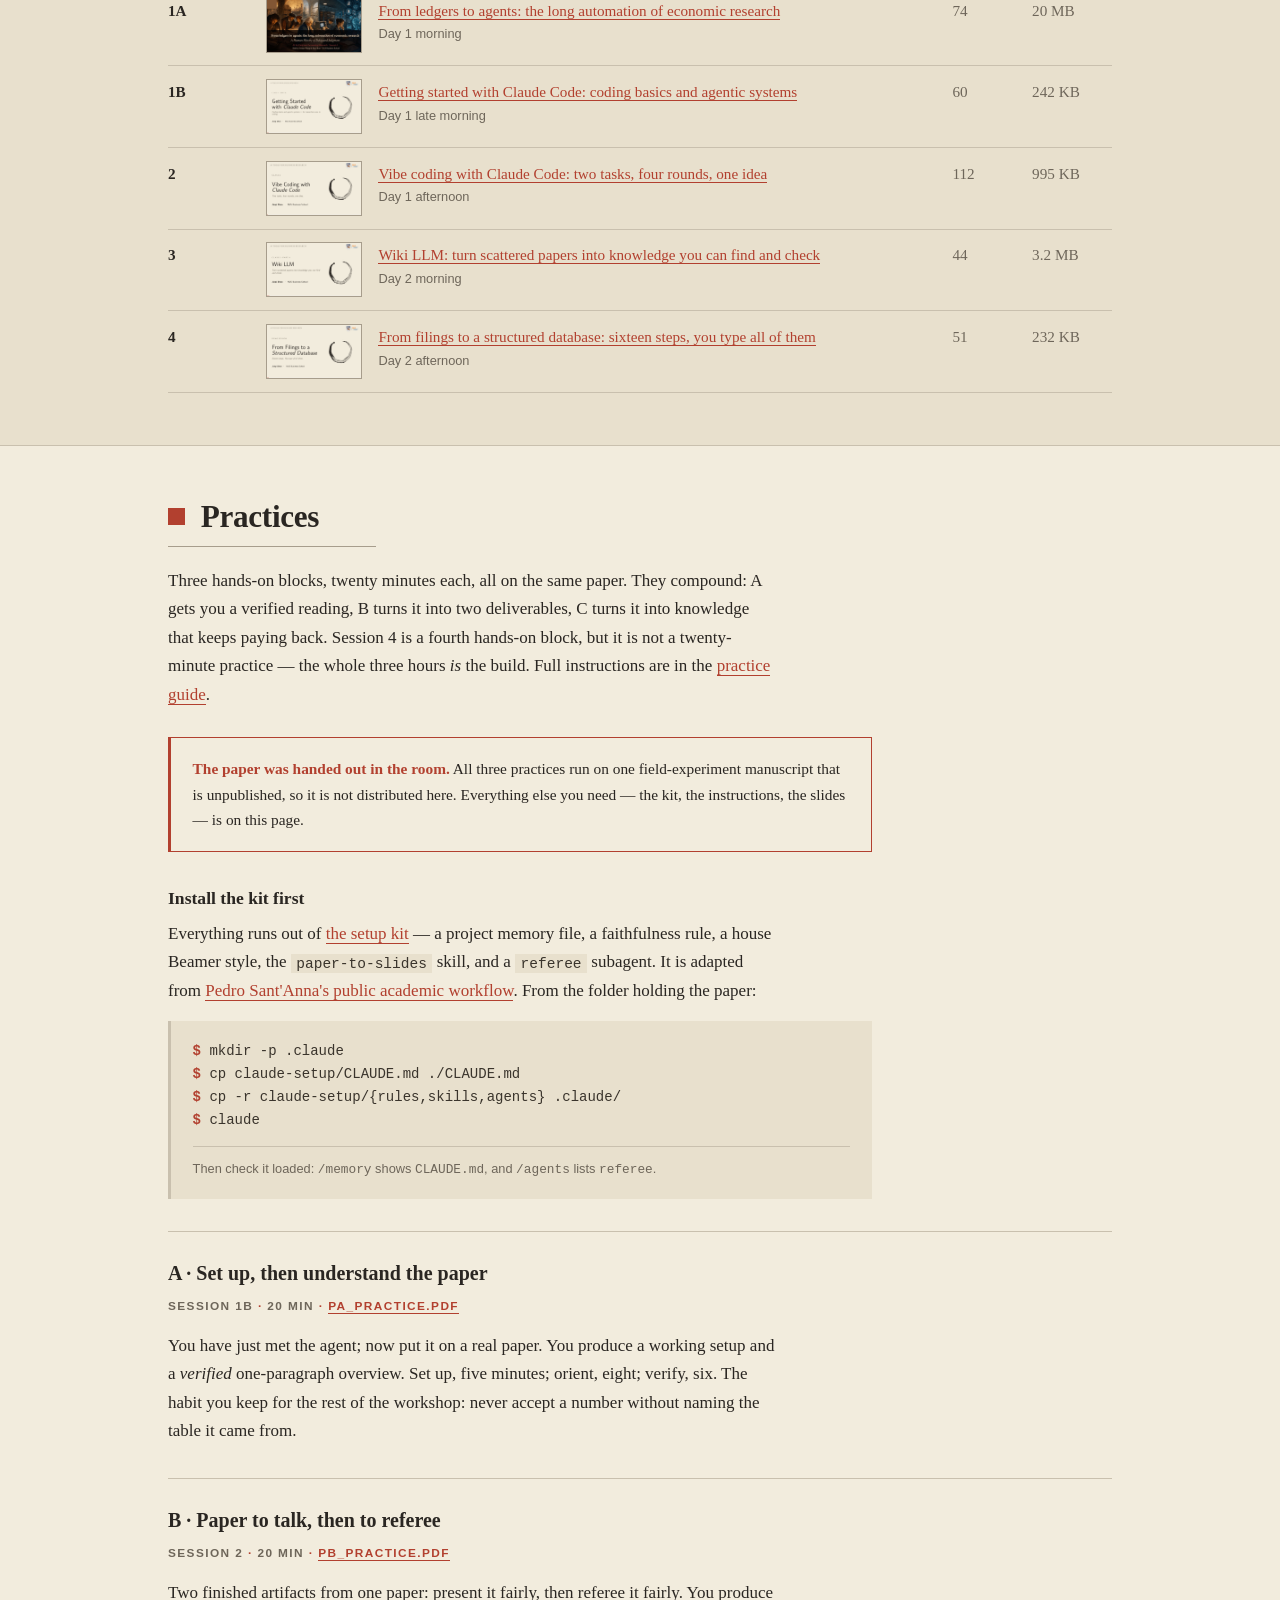
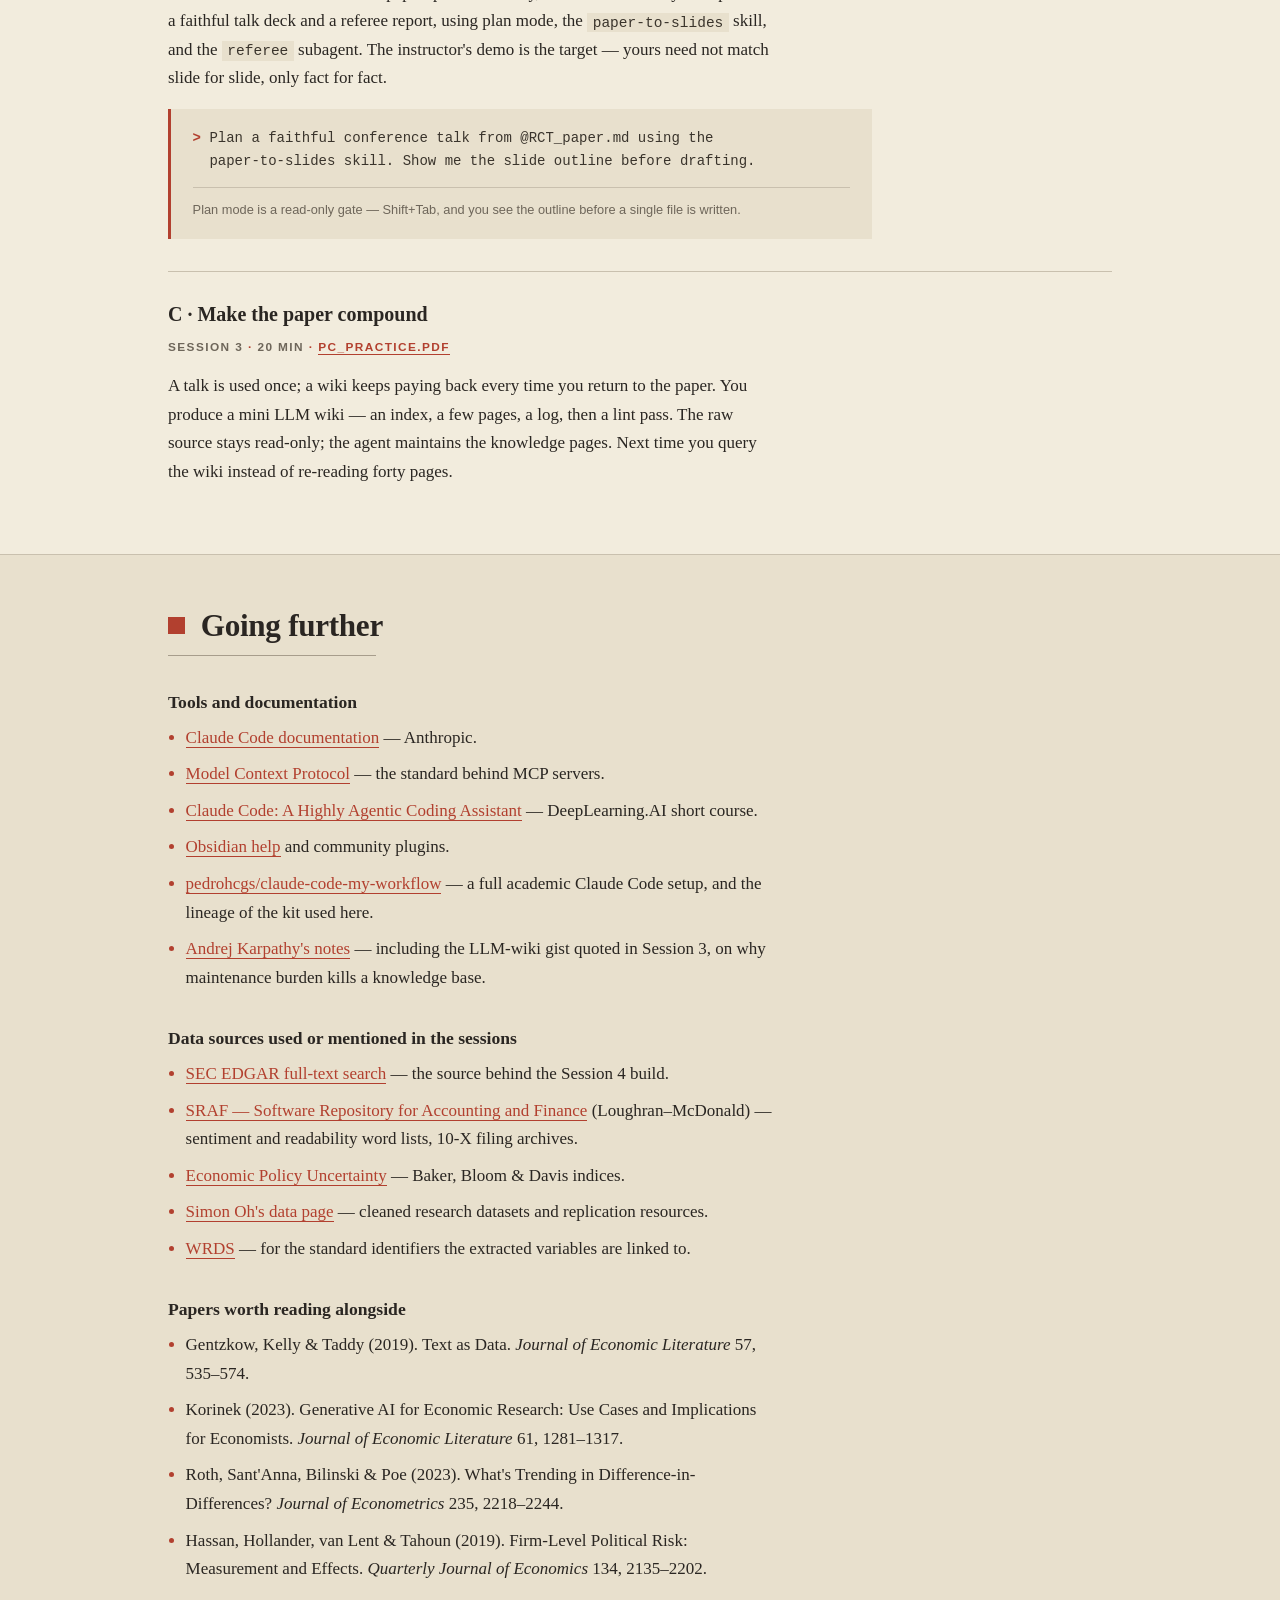
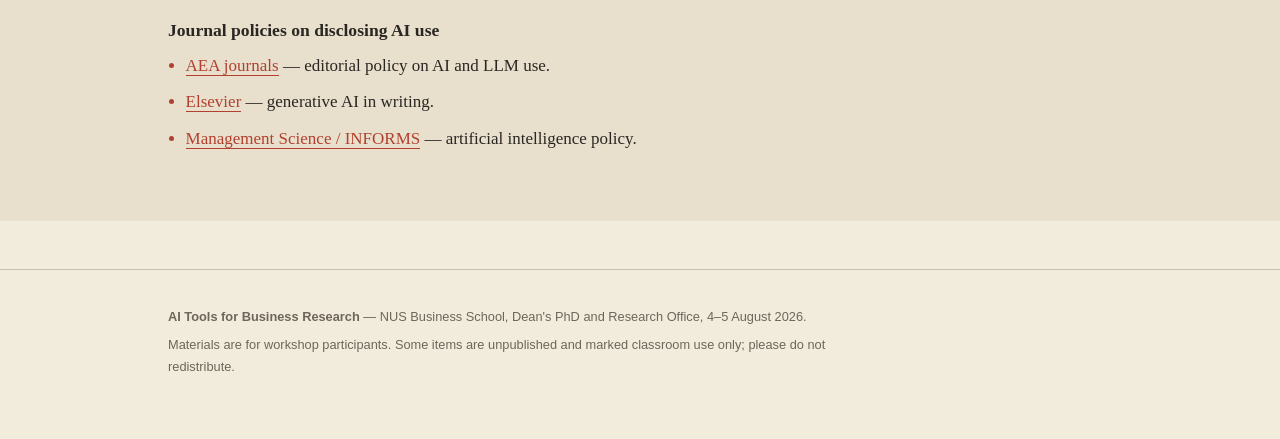
<file: materials.html>
<!DOCTYPE html>
<html lang="en">
<head>
<meta charset="utf-8">
<meta name="viewport" content="width=device-width, initial-scale=1">
<title>Materials — AI Tools for Business Research, NUS Business School</title>
<meta name="description" content="The five decks, the three practice kits, the setup guide, and the curated resources from the NUS Biz PhD Workshop, 4–5 August 2026.">
<script>
try { var t = localStorage.getItem('ink');
      if (t) document.documentElement.setAttribute('data-theme', t); } catch (e) {}
</script>
<link rel="stylesheet" href="assets/style.css">
<script src="assets/site.js" defer></script>
</head>
<body>

<a class="skip" href="#main">Skip to content</a>
<div class="progress" aria-hidden="true"><i></i></div>

<header class="masthead">
  <div class="shell">
    <a class="lockup" href="index.html" aria-label="NUS Business School — AI Tools for Business Research">
      <img class="lockup-crest" src="assets/nus_crest.svg" alt="" width="71" height="90">
      <img class="lockup-word" src="assets/nusbiz_logo.svg" alt="NUS Business School" width="170" height="82">
    </a>
    <div class="mast-right">
      <nav class="nav" aria-label="Sections">
        <a href="index.html">Overview</a>
        <a href="index.html#days">The five sessions</a>
        <a href="materials.html" aria-current="page">Materials</a>
        <a href="setup.html">Setup</a>
      </nav>
      <button type="button" class="inktoggle" hidden>Dark</button>
    </div>
  </div>
</header>

<main id="main">

  <section class="hero">
    <div class="shell">
      <p class="eyebrow">AI Tools for Business Research <b>·</b> 4 &amp; 5 August 2026</p>
      <h1>Materials</h1>
      <p class="standfirst">Everything used across the two days: the setup you do first, the five
        decks in running order, the three practice kits, and the resources worth keeping.</p>
    </div>
  </section>

  <section class="band reveal" id="before">
    <div class="shell">
      <h2>Start here</h2>
      <p>Budget 30 to 45 minutes for the environment. Participants did this before day one so
        that no teaching hour was lost to installing software; if you are working through the
        decks on your own, do it first for the same reason. The full walkthrough, including
        Windows and troubleshooting, is in the <a href="setup.html">setup guide</a>.</p>

      <ul class="plain">
        <li><strong>Two accounts</strong> — a
          <a href="https://www.anthropic.com/claude-code">Claude Code</a> subscription (or API
          access), and <a href="https://github.com">GitHub</a>.</li>
        <li><strong>A terminal</strong> — already installed on macOS; on Windows, install WSL
          with <code>wsl --install</code>.</li>
        <li><strong>Python 3.10 or later</strong> — check with <code>python3 --version</code>.</li>
        <li><strong>Claude Code</strong> — <code>npm install -g @anthropic-ai/claude-code</code>,
          then run <code>claude</code> once and log in.</li>
        <li><strong><a href="https://obsidian.md">Obsidian</a></strong> — free, no account needed,
          for Session&nbsp;3.</li>
      </ul>

      <h3>Then check it works</h3>
      <p>Make a scratch folder, start the agent, and ask it for something small:</p>
      <figure class="prompt">
<pre><span class="caret">&gt;</span> Create a file called hello.py that prints "ready for the workshop",
  then run it.</pre>
        <figcaption>Claude asks permission, writes the file, runs it, prints the message.
          If that happened, you are set up correctly — quit with <code>/exit</code>.</figcaption>
      </figure>

      <p>If it does not work, email <a href="mailto:jiaqishao@u.nus.edu">jiaqishao@u.nus.edu</a>
        with the exact error text.</p>
    </div>
  </section>

  <section class="band band--sunk reveal" id="slides">
    <div class="shell">
      <h2>Slides</h2>
      <p>Five decks, in running order — each the deck used live in the room. Sessions 1B, 2, 3,
        and 4 are built with the house Beamer style, so the covers below are also a fair preview
        of what is inside.</p>
      <div class="table-wrap">
        <table>
          <thead>
            <tr>
              <th scope="col">Session</th>
              <th scope="col"><span class="visually-hidden">Cover</span></th>
              <th scope="col">Deck</th>
              <th scope="col">Pages</th>
              <th scope="col">Size</th>
            </tr>
          </thead>
          <tbody>
            <tr>
              <th scope="row">1A</th>
              <td class="cover"><a href="materials/slides/1A-evolution-and-risk-wang.pdf" tabindex="-1" aria-hidden="true"><img src="assets/covers/1A-evolution-and-risk-wang.png" alt="" loading="lazy" width="420"></a></td>
              <td><a href="materials/slides/1A-evolution-and-risk-wang.pdf">From ledgers to agents: the long automation of economic research</a>
                <span class="who">Day 1 morning</span></td>
              <td class="num">74</td>
              <td class="num">20 MB</td>
            </tr>
            <tr>
              <th scope="row">1B</th>
              <td class="cover"><a href="materials/slides/1B-getting-started-shao.pdf" tabindex="-1" aria-hidden="true"><img src="assets/covers/1B-getting-started-shao.png" alt="" loading="lazy" width="420"></a></td>
              <td><a href="materials/slides/1B-getting-started-shao.pdf">Getting started with Claude Code: coding basics and agentic systems</a>
                <span class="who">Day 1 late morning</span></td>
              <td class="num">60</td>
              <td class="num">242 KB</td>
            </tr>
            <tr>
              <th scope="row">2</th>
              <td class="cover"><a href="materials/slides/2-vibe-coding-shao.pdf" tabindex="-1" aria-hidden="true"><img src="assets/covers/2-vibe-coding-shao.png" alt="" loading="lazy" width="420"></a></td>
              <td><a href="materials/slides/2-vibe-coding-shao.pdf">Vibe coding with Claude Code: two tasks, four rounds, one idea</a>
                <span class="who">Day 1 afternoon</span></td>
              <td class="num">112</td>
              <td class="num">995 KB</td>
            </tr>
            <tr>
              <th scope="row">3</th>
              <td class="cover"><a href="materials/slides/3-knowledge-management-shao.pdf" tabindex="-1" aria-hidden="true"><img src="assets/covers/3-knowledge-management-shao.png" alt="" loading="lazy" width="420"></a></td>
              <td><a href="materials/slides/3-knowledge-management-shao.pdf">Wiki LLM: turn scattered papers into knowledge you can find and check</a>
                <span class="who">Day 2 morning</span></td>
              <td class="num">44</td>
              <td class="num">3.2 MB</td>
            </tr>
            <tr>
              <th scope="row">4</th>
              <td class="cover"><a href="materials/slides/4-edgar-to-database-shao.pdf" tabindex="-1" aria-hidden="true"><img src="assets/covers/4-edgar-to-database-shao.png" alt="" loading="lazy" width="420"></a></td>
              <td><a href="materials/slides/4-edgar-to-database-shao.pdf">From filings to a structured database: sixteen steps, you type all of them</a>
                <span class="who">Day 2 afternoon</span></td>
              <td class="num">51</td>
              <td class="num">232 KB</td>
            </tr>
          </tbody>
        </table>
      </div>
    </div>
  </section>

  <section class="band reveal" id="practices">
    <div class="shell">
      <h2>Practices</h2>
      <p>Three hands-on blocks, twenty minutes each, all on the same paper. They compound:
        A gets you a verified reading, B turns it into two deliverables, C turns it into knowledge
        that keeps paying back. Session&nbsp;4 is a fourth hands-on block, but it is not a
        twenty-minute practice — the whole three hours <em>is</em> the build. Full instructions
        are in the <a href="materials/practice/README.md">practice guide</a>.</p>

      <div class="notice">
        <p><b>The paper was handed out in the room.</b> All three practices run on one
          field-experiment manuscript that is unpublished, so it is not distributed here. Everything
          else you need — the kit, the instructions, the slides — is on this page.</p>
      </div>

      <h3>Install the kit first</h3>
      <p>Everything runs out of <a href="materials/practice/claude-setup/">the setup kit</a> — a
        project memory file, a faithfulness rule, a house Beamer style, the
        <code>paper-to-slides</code> skill, and a <code>referee</code> subagent. It is adapted from
        <a href="https://psantanna.com/claude-code-my-workflow/">Pedro Sant'Anna's public academic
        workflow</a>. From the folder holding the paper:</p>
      <figure class="prompt prompt--bare">
<pre><span class="caret">$</span> mkdir -p .claude
<span class="caret">$</span> cp claude-setup/CLAUDE.md ./CLAUDE.md
<span class="caret">$</span> cp -r claude-setup/{rules,skills,agents} .claude/
<span class="caret">$</span> claude</pre>
        <figcaption>Then check it loaded: <code>/memory</code> shows <code>CLAUDE.md</code>,
          and <code>/agents</code> lists <code>referee</code>.</figcaption>
      </figure>

      <div class="practice">
        <h3>A · Set up, then understand the paper</h3>
        <p class="meta">Session 1B <b>·</b> 20 min <b>·</b>
          <a href="materials/practice/A-first-session/PA_practice.pdf">PA_practice.pdf</a></p>
        <p>You have just met the agent; now put it on a real paper. You produce a working setup and
          a <em>verified</em> one-paragraph overview. Set up, five minutes; orient, eight; verify,
          six. The habit you keep for the rest of the workshop: never accept a number without
          naming the table it came from.</p>
      </div>

      <div class="practice">
        <h3>B · Paper to talk, then to referee</h3>
        <p class="meta">Session 2 <b>·</b> 20 min <b>·</b>
          <a href="materials/practice/B-paper-to-slides/PB_practice.pdf">PB_practice.pdf</a></p>
        <p>Two finished artifacts from one paper: present it fairly, then referee it fairly. You
          produce a faithful talk deck and a referee report, using plan mode, the
          <code>paper-to-slides</code> skill, and the <code>referee</code> subagent. The
          instructor's demo is the target — yours need not match slide for slide, only fact for
          fact.</p>
        <figure class="prompt">
<pre><span class="caret">&gt;</span> Plan a faithful conference talk from @RCT_paper.md using the
  paper-to-slides skill. Show me the slide outline before drafting.</pre>
          <figcaption>Plan mode is a read-only gate — Shift+Tab, and you see the outline before a
            single file is written.</figcaption>
        </figure>
      </div>

      <div class="practice">
        <h3>C · Make the paper compound</h3>
        <p class="meta">Session 3 <b>·</b> 20 min <b>·</b>
          <a href="materials/practice/C-llm-wiki/PC_practice.pdf">PC_practice.pdf</a></p>
        <p>A talk is used once; a wiki keeps paying back every time you return to the paper. You
          produce a mini LLM wiki — an index, a few pages, a log, then a lint pass. The raw source
          stays read-only; the agent maintains the knowledge pages. Next time you query the wiki
          instead of re-reading forty pages.</p>
      </div>
    </div>
  </section>

  <section class="band band--sunk reveal" id="references">
    <div class="shell">
      <h2>Going further</h2>

      <h3>Tools and documentation</h3>
      <ul class="plain">
        <li><a href="https://docs.anthropic.com/en/docs/claude-code">Claude Code documentation</a> — Anthropic.</li>
        <li><a href="https://modelcontextprotocol.io">Model Context Protocol</a> — the standard behind MCP servers.</li>
        <li><a href="https://www.deeplearning.ai/courses/claude-code-a-highly-agentic-coding-assistant">Claude Code: A Highly Agentic Coding Assistant</a> — DeepLearning.AI short course.</li>
        <li><a href="https://help.obsidian.md">Obsidian help</a> and community plugins.</li>
        <li><a href="https://github.com/pedrohcgs/claude-code-my-workflow">pedrohcgs/claude-code-my-workflow</a> — a full academic Claude Code setup, and the lineage of the kit used here.</li>
        <li><a href="https://karpathy.bearblog.dev/">Andrej Karpathy's notes</a> — including the LLM-wiki gist quoted in Session&nbsp;3, on why maintenance burden kills a knowledge base.</li>
      </ul>

      <h3>Data sources used or mentioned in the sessions</h3>
      <ul class="plain">
        <li><a href="https://www.sec.gov/edgar/search/">SEC EDGAR full-text search</a> — the source
          behind the Session&nbsp;4 build.</li>
        <li><a href="https://sraf.nd.edu/">SRAF — Software Repository for Accounting and Finance</a>
          (Loughran–McDonald) — sentiment and readability word lists, 10-X filing archives.</li>
        <li><a href="https://www.policyuncertainty.com/">Economic Policy Uncertainty</a> —
          Baker, Bloom &amp; Davis indices.</li>
        <li><a href="https://sites.google.com/view/simonoh/">Simon Oh's data page</a> — cleaned
          research datasets and replication resources.</li>
        <li><a href="https://www.wrds-www.wharton.upenn.edu/">WRDS</a> — for the standard
          identifiers the extracted variables are linked to.</li>
      </ul>

      <h3>Papers worth reading alongside</h3>
      <ul class="plain">
        <li>Gentzkow, Kelly &amp; Taddy (2019). Text as Data. <em>Journal of Economic Literature</em> 57, 535–574.</li>
        <li>Korinek (2023). Generative AI for Economic Research: Use Cases and Implications for Economists. <em>Journal of Economic Literature</em> 61, 1281–1317.</li>
        <li>Roth, Sant'Anna, Bilinski &amp; Poe (2023). What's Trending in Difference-in-Differences? <em>Journal of Econometrics</em> 235, 2218–2244.</li>
        <li>Hassan, Hollander, van Lent &amp; Tahoun (2019). Firm-Level Political Risk: Measurement and Effects. <em>Quarterly Journal of Economics</em> 134, 2135–2202.</li>
      </ul>

      <h3>Journal policies on disclosing AI use</h3>
      <ul class="plain">
        <li><a href="https://www.aeaweb.org/journals/aer/editorial-policy">AEA journals</a> — editorial policy on AI and LLM use.</li>
        <li><a href="https://www.elsevier.com/about/policies-and-standards/the-use-of-generative-ai-and-ai-assisted-technologies-in-writing-for-elsevier">Elsevier</a> — generative AI in writing.</li>
        <li><a href="https://pubsonline.informs.org/page/mnsc/submission-guidelines">Management Science / INFORMS</a> — artificial intelligence policy.</li>
      </ul>
    </div>
  </section>

</main>

<footer class="foot">
  <div class="shell">
    <p><strong>AI Tools for Business Research</strong> — NUS Business School,
      Dean's PhD and Research Office, 4–5 August 2026.</p>
    <p>Materials are for workshop participants. Some items are unpublished and marked
      classroom use only; please do not redistribute.</p>
  </div>
</footer>

</body>
</html>
</file>
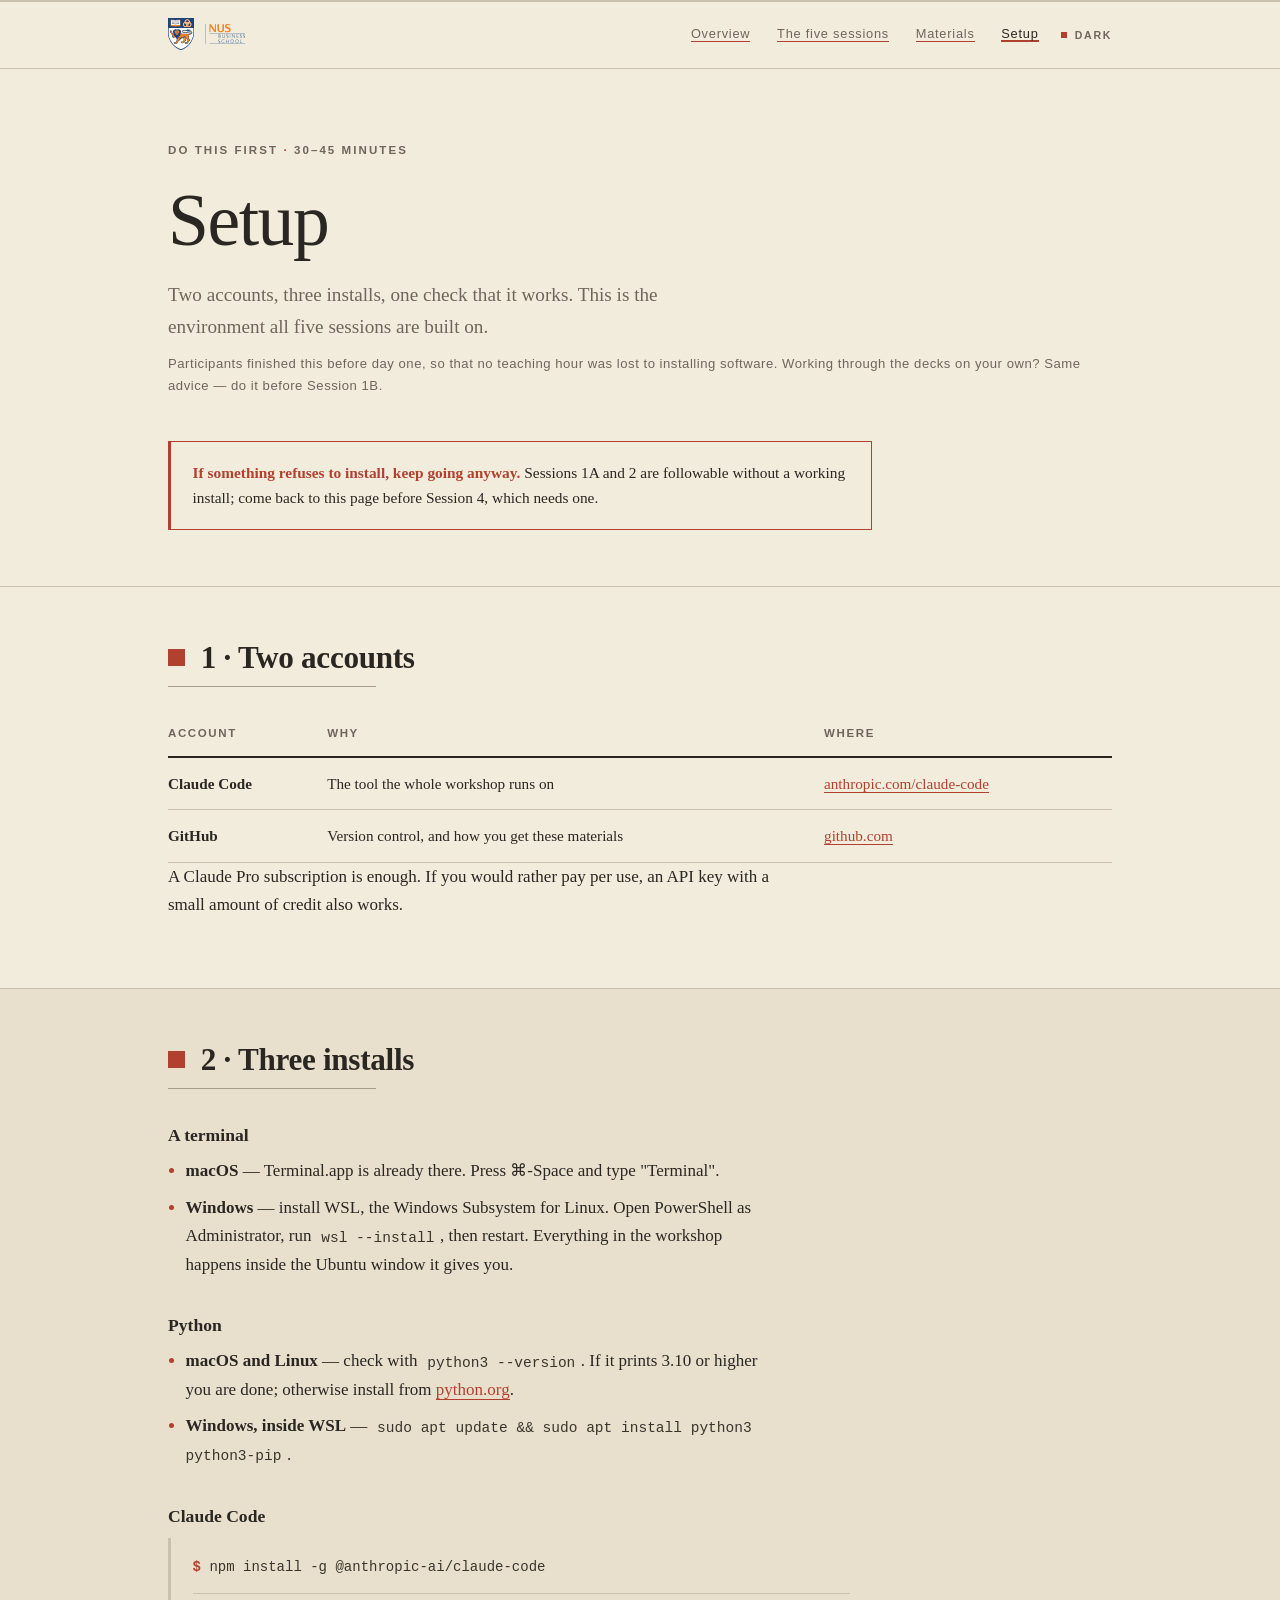
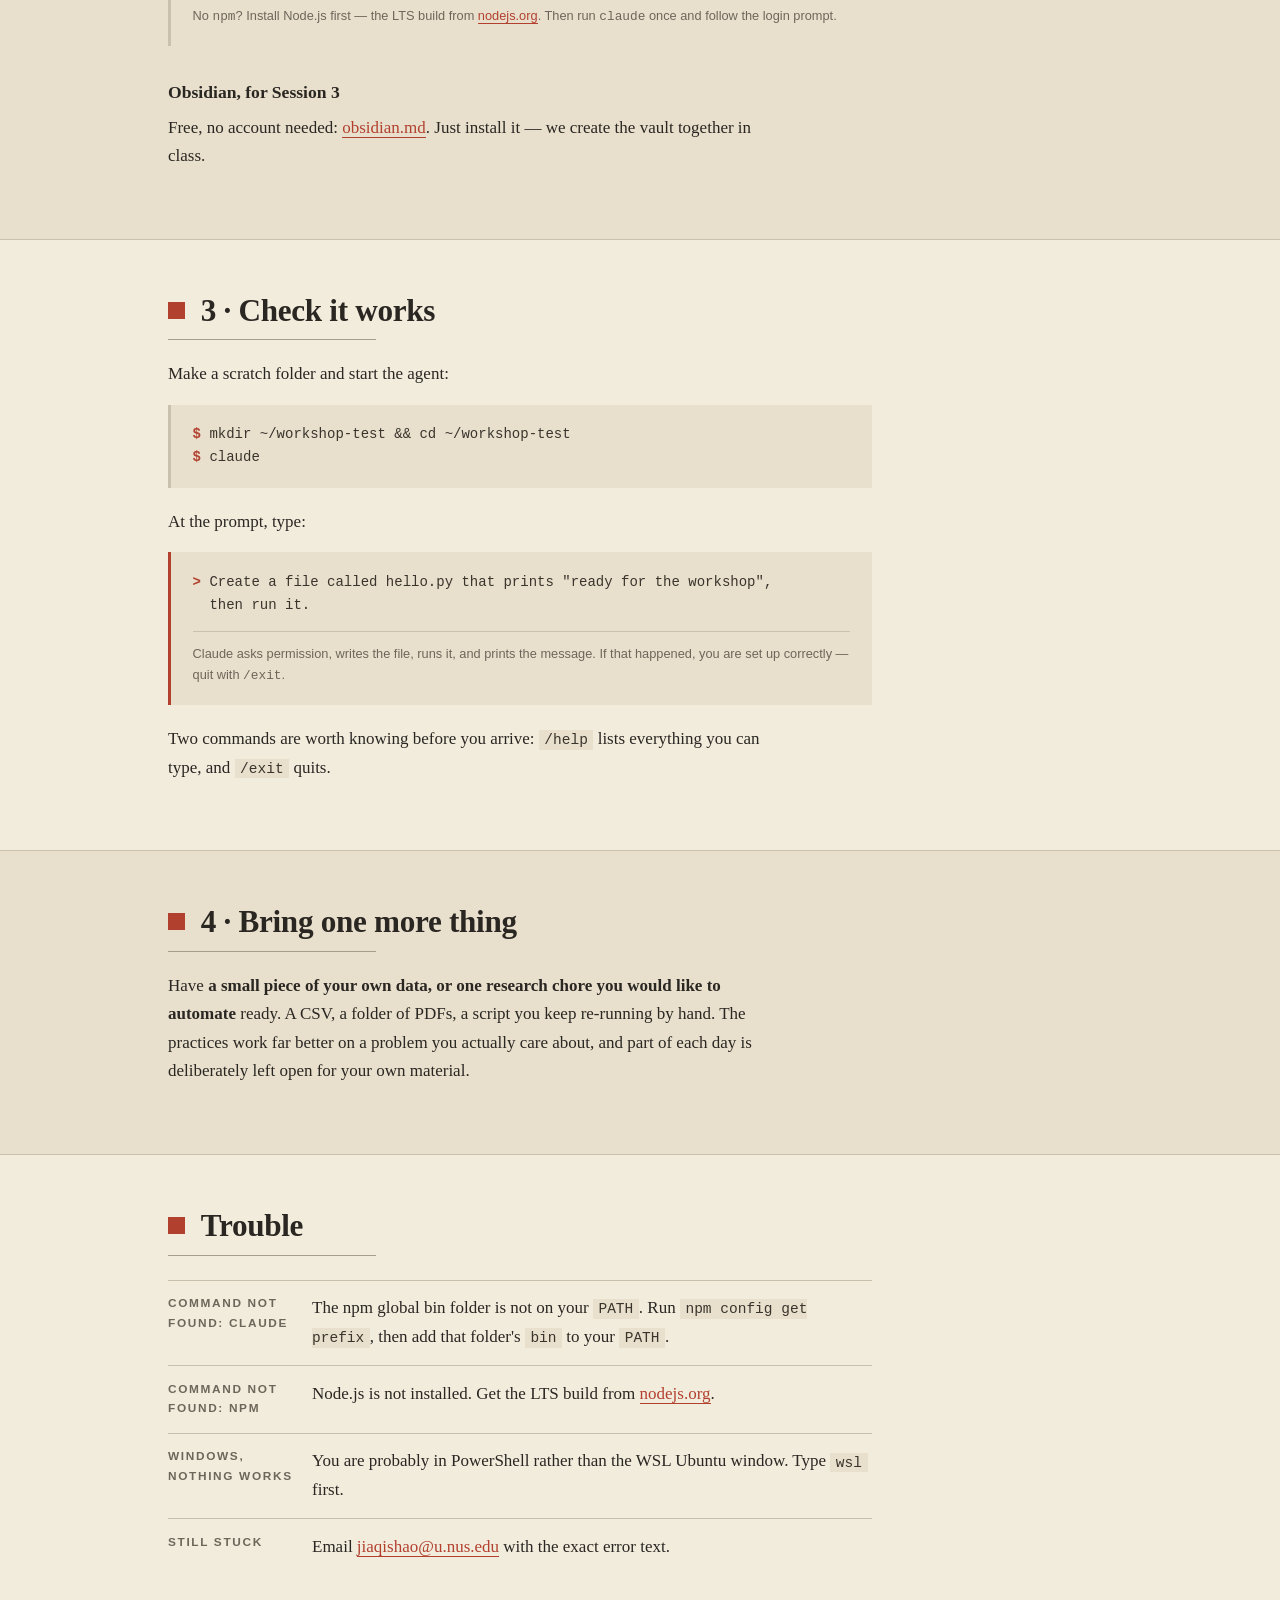
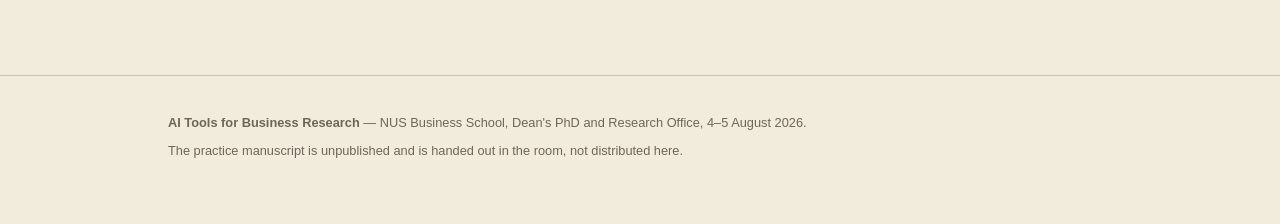
<file: setup.html>
<!DOCTYPE html>
<html lang="en">
<head>
<meta charset="utf-8">
<meta name="viewport" content="width=device-width, initial-scale=1">
<title>Setup — AI Tools for Business Research, NUS Business School</title>
<meta name="description" content="Two accounts, three installs, one check that it works — the environment the five sessions are built on.">
<script>
try { var t = localStorage.getItem('ink');
      if (t) document.documentElement.setAttribute('data-theme', t); } catch (e) {}
</script>
<link rel="stylesheet" href="assets/style.css">
<script src="assets/site.js" defer></script>
</head>
<body>

<a class="skip" href="#main">Skip to content</a>
<div class="progress" aria-hidden="true"><i></i></div>

<header class="masthead">
  <div class="shell">
    <a class="lockup" href="index.html" aria-label="NUS Business School — AI Tools for Business Research">
      <img class="lockup-crest" src="assets/nus_crest.svg" alt="" width="71" height="90">
      <img class="lockup-word" src="assets/nusbiz_logo.svg" alt="NUS Business School" width="170" height="82">
    </a>
    <div class="mast-right">
      <nav class="nav" aria-label="Sections">
        <a href="index.html">Overview</a>
        <a href="index.html#days">The five sessions</a>
        <a href="materials.html">Materials</a>
        <a href="setup.html" aria-current="page">Setup</a>
      </nav>
      <button type="button" class="inktoggle" hidden>Dark</button>
    </div>
  </div>
</header>

<main id="main">

  <section class="hero">
    <div class="shell">
      <p class="eyebrow">Do this first <b>·</b> 30–45 minutes</p>
      <h1>Setup</h1>
      <p class="standfirst">Two accounts, three installs, one check that it works. This is the
        environment all five sessions are built on.</p>
      <p class="facts">Participants finished this before day one, so that no teaching hour was
        lost to installing software. Working through the decks on your own? Same advice — do it
        before Session&nbsp;1B.</p>
      <div class="notice">
        <p><b>If something refuses to install, keep going anyway.</b> Sessions 1A and 2 are
          followable without a working install; come back to this page before Session&nbsp;4,
          which needs one.</p>
      </div>
    </div>
  </section>

  <section class="band reveal" id="accounts">
    <div class="shell">
      <h2>1 · Two accounts</h2>
      <div class="table-wrap">
        <table>
          <thead>
            <tr><th scope="col">Account</th><th scope="col">Why</th><th scope="col">Where</th></tr>
          </thead>
          <tbody>
            <tr>
              <th scope="row">Claude Code</th>
              <td>The tool the whole workshop runs on</td>
              <td><a href="https://www.anthropic.com/claude-code">anthropic.com/claude-code</a></td>
            </tr>
            <tr>
              <th scope="row">GitHub</th>
              <td>Version control, and how you get these materials</td>
              <td><a href="https://github.com">github.com</a></td>
            </tr>
          </tbody>
        </table>
      </div>
      <p>A Claude Pro subscription is enough. If you would rather pay per use, an API key with a
        small amount of credit also works.</p>
    </div>
  </section>

  <section class="band band--sunk reveal" id="installs">
    <div class="shell">
      <h2>2 · Three installs</h2>

      <h3>A terminal</h3>
      <ul class="plain">
        <li><strong>macOS</strong> — Terminal.app is already there. Press ⌘-Space and type
          "Terminal".</li>
        <li><strong>Windows</strong> — install WSL, the Windows Subsystem for Linux. Open
          PowerShell as Administrator, run <code>wsl --install</code>, then restart. Everything in
          the workshop happens inside the Ubuntu window it gives you.</li>
      </ul>

      <h3>Python</h3>
      <ul class="plain">
        <li><strong>macOS and Linux</strong> — check with <code>python3 --version</code>. If it
          prints 3.10 or higher you are done; otherwise install from
          <a href="https://www.python.org/downloads/">python.org</a>.</li>
        <li><strong>Windows, inside WSL</strong> —
          <code>sudo apt update &amp;&amp; sudo apt install python3 python3-pip</code>.</li>
      </ul>

      <h3>Claude Code</h3>
      <figure class="prompt prompt--bare">
<pre><span class="caret">$</span> npm install -g @anthropic-ai/claude-code</pre>
        <figcaption>No <code>npm</code>? Install Node.js first — the LTS build from
          <a href="https://nodejs.org">nodejs.org</a>. Then run <code>claude</code> once and follow
          the login prompt.</figcaption>
      </figure>

      <h3>Obsidian, for Session 3</h3>
      <p>Free, no account needed: <a href="https://obsidian.md">obsidian.md</a>. Just install it —
        we create the vault together in class.</p>
    </div>
  </section>

  <section class="band reveal" id="verify">
    <div class="shell">
      <h2>3 · Check it works</h2>
      <p>Make a scratch folder and start the agent:</p>
      <figure class="prompt prompt--bare">
<pre><span class="caret">$</span> mkdir ~/workshop-test &amp;&amp; cd ~/workshop-test
<span class="caret">$</span> claude</pre>
      </figure>
      <p>At the prompt, type:</p>
      <figure class="prompt">
<pre><span class="caret">&gt;</span> Create a file called hello.py that prints "ready for the workshop",
  then run it.</pre>
        <figcaption>Claude asks permission, writes the file, runs it, and prints the message.
          If that happened, you are set up correctly — quit with <code>/exit</code>.</figcaption>
      </figure>
      <p>Two commands are worth knowing before you arrive: <code>/help</code> lists everything you
        can type, and <code>/exit</code> quits.</p>
    </div>
  </section>

  <section class="band band--sunk reveal" id="bring">
    <div class="shell">
      <h2>4 · Bring one more thing</h2>
      <p>Have <strong>a small piece of your own data, or one research chore you would like to
        automate</strong> ready. A CSV, a folder of PDFs, a script you keep re-running by hand.
        The practices work far better on a problem you actually care about, and part of each day
        is deliberately left open for your own material.</p>
    </div>
  </section>

  <section class="band reveal" id="trouble">
    <div class="shell">
      <h2>Trouble</h2>
      <dl class="kv">
        <dt>command not found: claude</dt>
        <dd>The npm global bin folder is not on your <code>PATH</code>. Run
          <code>npm config get prefix</code>, then add that folder's <code>bin</code> to your
          <code>PATH</code>.</dd>
        <dt>command not found: npm</dt>
        <dd>Node.js is not installed. Get the LTS build from
          <a href="https://nodejs.org">nodejs.org</a>.</dd>
        <dt>Windows, nothing works</dt>
        <dd>You are probably in PowerShell rather than the WSL Ubuntu window. Type
          <code>wsl</code> first.</dd>
        <dt>Still stuck</dt>
        <dd>Email <a href="mailto:jiaqishao@u.nus.edu">jiaqishao@u.nus.edu</a> with the exact error
          text.</dd>
      </dl>
    </div>
  </section>

</main>

<footer class="foot">
  <div class="shell">
    <p><strong>AI Tools for Business Research</strong> — NUS Business School,
      Dean's PhD and Research Office, 4–5 August 2026.</p>
    <p>The practice manuscript is unpublished and is handed out in the room, not distributed here.</p>
  </div>
</footer>

</body>
</html>
</file>
<file: assets/style.css>
/* ==========================================================================
   AI Tools for Business Research — NUS Business School, 4–5 August 2026

   The slides' identity, on the web. From zenbeamer.sty:
     paper   #F2ECDD  rice paper
     ink     #2A2622  sumi
     inksoft #6E665A  secondary
     seal    #B2402F  vermillion 朱红 — the only accent
     stone   #A79D8C  rules

   Sumi ink on rice paper, one vermillion accent, generous negative space,
   a brushed enso. Palatino for prose; Optima, tracked and uppercased, for
   the micro-labels. No radii, no shadows. Motion is brushed, not animated.
   ========================================================================== */

:root {
  color-scheme: light;

  --paper:      #F2ECDD;
  --paper-deep: #E8E0CD;
  --ink:        #2A2622;
  --ink-soft:   #6E665A;
  --stone:      #A79D8C;
  --rule:       #C9C0AE;          /* stone at ~45% over paper */
  --seal:       #B2402F;
  --seal-lift:  #8E3325;
  --paper-plate: #F2ECDD;

  /* the agent surface — warm, so it stays inside one colour system */
  --wash:      #E8E0CD;
  --wash-rule: #C9C0AE;
  --mono-ink:  #3A342C;

  --serif: Palatino, "Palatino Linotype", "Iowan Old Style", "Book Antiqua",
           "URW Palladio L", Georgia, serif;
  --sans:  Optima, Candara, "Gill Sans", "Gill Sans MT", "Trebuchet MS",
           -apple-system, BlinkMacSystemFont, "Segoe UI", sans-serif;
  --mono:  ui-monospace, "SF Mono", SFMono-Regular, Menlo, "Cascadia Mono",
           Consolas, "Liberation Mono", monospace;

  --shell:   62rem;
  --measure: 38rem;
}

@media (prefers-color-scheme: dark) {
  :root:not([data-theme="light"]) {
    color-scheme: dark;
    --paper:      #1E1B18;
    --paper-deep: #262220;
    --ink:        #EDE5D6;
    --ink-soft:   #A79D8C;
    --stone:      #6E665A;
    --rule:       #3D3730;
    --seal:       #D0604E;
    --seal-lift:  #E47966;
    --paper-plate: #F2ECDD;
    --wash:       #262220;
    --wash-rule:  #3D3730;
    --mono-ink:   #DCD3C2;
  }
}

/* explicit toggle wins over the OS in both directions */
:root[data-theme="dark"] {
  color-scheme: dark;
  --paper:      #1E1B18;
  --paper-deep: #262220;
  --ink:        #EDE5D6;
  --ink-soft:   #A79D8C;
  --stone:      #6E665A;
  --rule:       #3D3730;
  --seal:       #D0604E;
  --seal-lift:  #E47966;
  --paper-plate: #F2ECDD;
  --wash:       #262220;
  --wash-rule:  #3D3730;
  --mono-ink:   #DCD3C2;
}

*, *::before, *::after { box-sizing: border-box; }

html { -webkit-text-size-adjust: 100%; scroll-behavior: smooth; }

body {
  margin: 0;
  background: var(--paper);
  color: var(--ink);
  font-family: var(--serif);
  font-size: 1.0625rem;
  line-height: 1.68;
  text-rendering: optimizeLegibility;
}

/* --- shell ------------------------------------------------------------ */

.shell { max-width: var(--shell); margin: 0 auto; padding: 0 1.5rem; }
.measure { max-width: var(--measure); }

.skip {
  position: absolute; left: -9999px;
  background: var(--seal); color: var(--paper);
  padding: .6rem 1rem; z-index: 40;
}
.skip:focus { left: 1rem; top: 1rem; }

.visually-hidden {
  position: absolute; width: 1px; height: 1px;
  margin: -1px; padding: 0; overflow: hidden;
  clip: rect(0 0 0 0); white-space: nowrap; border: 0;
}

:focus-visible {
  outline: 2px solid var(--seal);
  outline-offset: 3px;
}

/* --- b. reading progress: the deck's seal bar, moved to the top ------- */

.progress {
  position: fixed; top: 0; left: 0; right: 0;
  height: 2px;
  background: var(--rule);
  z-index: 30;
}
.progress > i {
  display: block; height: 100%; width: 0;
  background: var(--seal);
  transform-origin: 0 50%;
}

/* --- masthead --------------------------------------------------------- */

.masthead {
  border-bottom: 1px solid var(--rule);
  padding: 1.1rem 0;
}
.masthead .shell {
  display: flex; flex-wrap: wrap; gap: .75rem 1.5rem;
  align-items: center; justify-content: space-between;
}
/* the official lockup, same two assets the decks put on every page:
   crest 0.86cm + wordmark 0.50cm, so the crest sits ~1.7x the wordmark height */
.lockup {
  display: inline-flex; align-items: center; gap: .7rem;
  background-image: none; padding: 0;
}
.lockup img { display: block; width: auto; }
.lockup-crest { height: 2.05rem; }
.lockup-word  { height: 1.2rem; }

/* the logos are fixed-colour brand assets and must not be recoloured, so on the
   dark theme they sit on a small rice-paper plate — the logo printed on paper */
:root[data-theme="dark"] .lockup,
:root[data-theme="dark"] .lockup:hover { background: var(--paper-plate); padding: .35rem .6rem; }
@media (prefers-color-scheme: dark) {
  :root:not([data-theme="light"]) .lockup { background: var(--paper-plate); padding: .35rem .6rem; }
}

.mast-right { display: flex; align-items: baseline; gap: 1.4rem; }

.nav {
  font-family: var(--sans); font-size: .8rem; letter-spacing: .06em;
  position: relative;
}
.nav a { margin-left: 1.4rem; text-decoration: none; }
.nav a:first-child { margin-left: 0; }
.nav a { color: var(--ink-soft); }
.nav a:hover { color: var(--ink); }
.nav a[aria-current="page"],
.nav a.is-here {
  color: var(--ink);
  box-shadow: inset 0 -2px 0 0 var(--seal);
}
.nav a.is-here { transition: box-shadow 200ms ease, color 200ms ease; }

/* --- i. the ink toggle ------------------------------------------------ */

.inktoggle {
  font-family: var(--sans);
  font-size: .66rem; font-weight: 600;
  letter-spacing: .16em; text-transform: uppercase;
  color: var(--ink-soft);
  background: none; border: 0; padding: .2rem 0;
  cursor: pointer;
  display: inline-flex; align-items: center; gap: .5rem;
}
/* the button does nothing without JS, so it must stay hidden then */
.inktoggle[hidden] { display: none; }
.inktoggle:hover { color: var(--ink); }
.inktoggle::before {
  content: ""; width: .55em; height: .55em;
  background: var(--seal);
  transition: transform 180ms ease, background 180ms ease;
}
.inktoggle:hover::before { transform: rotate(3deg) scale(1.1); }

/* --- g. links: an underline brushed in from the left ------------------ */

a {
  color: var(--ink);
  text-decoration: none;
  background-image: linear-gradient(var(--seal), var(--seal));
  background-repeat: no-repeat;
  background-position: 0 100%;
  background-size: 100% 1px;
  padding-bottom: 1px;
  transition: background-size 180ms ease, color 180ms ease;
}
a:hover { color: var(--seal); background-size: 100% 2px; }
main a { background-size: 0 1px; }
main a:hover, main a:focus-visible { background-size: 100% 1px; color: var(--seal); }
/* prose links need to look like links before hover */
.band p a, .plain a, .kv a, td a, figcaption a, .foot a {
  background-size: 100% 1px;
  color: var(--seal);
}
.band p a:hover, .plain a:hover, .kv a:hover, td a:hover,
figcaption a:hover, .foot a:hover { background-size: 100% 2px; color: var(--seal-lift); }

/* --- hero ------------------------------------------------------------- */

.hero { padding: 4.5rem 0 3.5rem; }
.hero .shell { position: relative; }

.eyebrow {
  font-family: var(--sans);
  font-size: .72rem; font-weight: 600;
  letter-spacing: .18em; text-transform: uppercase;
  color: var(--ink-soft);
  margin: 0 0 1.5rem;
}
.eyebrow b { color: var(--seal); font-weight: 600; }

.hero h1 {
  font-size: clamp(2.7rem, 7.5vw, 4.6rem);
  line-height: .98;
  font-weight: 400;
  letter-spacing: -.02em;
  margin: 0 0 1.4rem;
  max-width: 14ch;
}
.hero h1 em { font-style: italic; }

.standfirst {
  font-size: 1.2rem;
  color: var(--ink-soft);
  max-width: 34rem;
  margin: 0 0 .6rem;
  text-wrap: pretty;   /* no one-word last line; ignored where unsupported */
}

.hero h1, .band h2, .tl-body h4 { text-wrap: balance; }

.facts {
  font-family: var(--sans);
  font-size: .82rem;
  letter-spacing: .04em;
  color: var(--ink-soft);
  margin: 0 0 2.75rem;
}
.facts strong { color: var(--ink); font-weight: 600; }

/* --- a. the enso, drawn ---------------------------------------------- */

.enso {
  position: absolute;
  top: -.5rem; right: 1.5rem;
  width: 12rem; height: 12rem;
  pointer-events: none;
}
.enso svg { width: 100%; height: 100%; display: block; }
.enso .stroke { fill: var(--ink); }
.enso .fleck  { fill: var(--ink); }

/* paint it: a mask wipes along the stroke's own direction */
@keyframes enso-draw {
  from { stroke-dashoffset: var(--len); }
  to   { stroke-dashoffset: 0; }
}
.enso .wipe {
  fill: none;
  stroke: #fff;
  stroke-linecap: round;
  stroke-dasharray: var(--len);
  stroke-dashoffset: 0;
}
.enso.is-drawing .wipe {
  animation: enso-draw 1600ms cubic-bezier(.16,.72,.3,1) both;
}
@keyframes fleck-in { from { opacity: 0 } to { opacity: 1 } }
.enso.is-drawing .fleck { animation: fleck-in 400ms ease 1500ms both; }

/* --- the signature: a sentence you type ------------------------------- */

.prompt {
  margin: 0 0 1.25rem;
  background: var(--wash);
  border-left: 3px solid var(--seal);
  padding: 1.15rem 1.35rem;
  max-width: 44rem;
  position: relative;
}
.prompt pre {
  margin: 0;
  font-family: var(--mono);
  font-size: .875rem;
  line-height: 1.65;
  color: var(--mono-ink);
  white-space: pre-wrap;
  word-break: break-word;
}
.prompt .caret { color: var(--seal); font-weight: 700; user-select: none; }
.prompt figcaption {
  margin-top: .85rem;
  padding-top: .7rem;
  border-top: 1px solid var(--wash-rule);
  font-family: var(--sans);
  font-size: .8rem;
  color: var(--ink-soft);
}
.prompt--bare { border-left-color: var(--wash-rule); }

/* c. the typing caret, while the hero prompt writes itself */
.is-typing .cursor {
  display: inline-block;
  width: .5em; height: 1em;
  vertical-align: -.15em;
  background: var(--seal);
  animation: blink 1s steps(1) infinite;
}
@keyframes blink { 50% { opacity: 0 } }

/* h. copy button */
.copy {
  position: absolute; top: .5rem; right: .5rem;
  font-family: var(--sans);
  font-size: .62rem; font-weight: 700;
  letter-spacing: .14em; text-transform: uppercase;
  color: var(--ink-soft);
  background: none; border: 1px solid var(--wash-rule);
  padding: .25rem .5rem;
  cursor: pointer;
  opacity: 0;
  transition: opacity 160ms ease, color 160ms ease, border-color 160ms ease;
}
.prompt:hover .copy, .copy:focus-visible { opacity: 1; }
.copy:hover { color: var(--seal); border-color: var(--seal); }
.copy.is-done { color: var(--seal); border-color: var(--seal); opacity: 1; }

/* inline code sits on the same warm surface */
code {
  font-family: var(--mono);
  font-size: .855em;
  background: var(--wash);
  color: var(--mono-ink);
  padding: .12em .38em;
}
.prompt code, pre code { background: none; padding: 0; font-size: inherit; color: inherit; }
a code { color: inherit; }

/* --- sections --------------------------------------------------------- */

.band { padding: 3.25rem 0; border-top: 1px solid var(--rule); }
.band--sunk { background: var(--paper-deep); }

/* the deck's frame title: seal square, then a stone hairline under it */
.band h2 {
  font-size: clamp(1.45rem, 3vw, 1.95rem);
  font-weight: 600;
  letter-spacing: -.01em;
  line-height: 1.2;
  margin: 0 0 1.25rem;
  padding-bottom: .7rem;
  position: relative;
}
.band h2::before {
  content: "";
  display: inline-block;
  width: .55em; height: .55em;
  background: var(--seal);
  margin-right: .5em;
  vertical-align: .06em;
  transition: transform 180ms ease;
}
.band h2:hover::before { transform: rotate(3deg) scale(1.08); }
.band h2::after {
  content: "";
  position: absolute; left: 0; bottom: 0;
  width: 13rem; max-width: 34%;
  height: 1px;
  background: var(--stone);
}
.band h3 {
  font-size: 1.1rem;
  font-weight: 600;
  margin: 2rem 0 .4rem;
}
.band p { margin: 0 0 1rem; max-width: var(--measure); }
.lede { font-size: 1.1rem; }

/* --- d. ink-wash reveal ---------------------------------------------- */
/* JS adds .js-reveal to <html> first, so no-JS never hides anything */

.js-reveal .reveal { opacity: 0; transform: translateY(10px); }
.js-reveal .reveal.is-inked {
  opacity: 1; transform: none;
  transition: opacity 500ms ease, transform 500ms cubic-bezier(.2,.7,.3,1);
}

/* --- outcome list ----------------------------------------------------- */

.outcomes { list-style: none; margin: 1.5rem 0 0; padding: 0; }
.outcomes li {
  border-top: 1px solid var(--rule);
  padding: 1.05rem 0;
  max-width: 44rem;
}
.outcomes b {
  display: block;
  font-family: var(--sans);
  font-size: .74rem; font-weight: 700;
  letter-spacing: .16em; text-transform: uppercase;
  color: var(--seal);
  margin-bottom: .3rem;
}

/* --- told / done split ------------------------------------------------ */

.split {
  display: grid; gap: 0 2.5rem;
  grid-template-columns: repeat(2, minmax(0, 1fr));
  margin: 1.75rem 0 0;
}
.split > div { border-top: 2px solid var(--ink); padding-top: .9rem; }
.split > div + div { border-top-color: var(--seal); }
.split h3 {
  font-family: var(--sans);
  font-size: .74rem; font-weight: 700;
  letter-spacing: .16em; text-transform: uppercase;
  margin: 0 0 .8rem;
  color: var(--ink-soft);
}
.split > div + div h3 { color: var(--seal); }
.split ul { margin: 0; padding-left: 1.1rem; }
.split li { margin-bottom: .6rem; font-size: .98rem; }
.split li::marker { color: var(--stone); }
.split > div + div li::marker { color: var(--seal); }

/* --- plain bullet list ------------------------------------------------ */

.plain { max-width: var(--measure); padding-left: 1.1rem; margin: 0 0 1rem; }
.plain li { margin-bottom: .5rem; }
.plain li::marker { color: var(--seal); }

/* --- the two days ----------------------------------------------------- */

.dayhead {
  font-family: var(--sans);
  font-size: .74rem; font-weight: 700;
  letter-spacing: .18em; text-transform: uppercase;
  color: var(--ink);
  margin: 2.5rem 0 0;
  padding-bottom: .5rem;
  border-bottom: 2px solid var(--ink);
}
.dayhead:first-of-type { margin-top: 1.5rem; }
.dayhead span { color: var(--ink-soft); font-weight: 400; letter-spacing: .08em; }

.timeline { list-style: none; margin: 0; padding: 0; }
.timeline > li {
  display: grid;
  grid-template-columns: 8.5rem 1fr;
  gap: 0 1.75rem;
  padding: 1.35rem 0;
  border-bottom: 1px solid var(--rule);
}
.tl-meta { font-family: var(--sans); font-size: .78rem; line-height: 1.5; }
.tl-time {
  display: block;
  font-size: 1rem; font-weight: 600;
  font-variant-numeric: tabular-nums;
  color: var(--ink);
}
.tl-dur { display: block; color: var(--ink-soft); }
.tl-who { display: block; color: var(--seal); }

.tl-body { border-left: 1px solid var(--rule); padding-left: 1.75rem; }
.tl-body h4 {
  font-size: 1.08rem; font-weight: 600;
  margin: 0 0 .1rem;
}
.tl-kicker {
  font-style: italic; color: var(--ink-soft);
  font-size: .95rem; margin: 0 0 .4rem;
}
.tl-body p { margin: 0; color: var(--ink-soft); font-size: .98rem; max-width: 34rem; }

.tl-foot {
  display: flex; flex-wrap: wrap; align-items: center;
  gap: .5rem 1.25rem;
  margin-top: .7rem;
}
.tl-hands, .tl-tag {
  font-family: var(--sans);
  font-size: .7rem; font-weight: 700;
  letter-spacing: .14em; text-transform: uppercase;
  color: var(--seal);
}
.tl-hands::before {
  content: ""; display: inline-block;
  width: .5em; height: .5em; background: var(--seal);
  margin-right: .5em; vertical-align: .04em;
}
.tl-deck {
  font-family: var(--sans);
  font-size: .72rem; letter-spacing: .06em;
}

.timeline > li.is-break { color: var(--ink-soft); }
.is-break .tl-body h4 { font-weight: 400; font-style: italic; color: var(--ink-soft); }

/* --- e. deck covers --------------------------------------------------- */

.deck { display: flex; gap: 1.1rem; align-items: flex-start; margin-top: .85rem; }
.deck-cover {
  flex: 0 0 auto;
  display: block;
  background-image: none;
  padding: 0;
}
.deck-cover img {
  display: block;
  width: 9rem; height: auto;
  border: 1px solid var(--stone);
  transition: transform 200ms ease, border-color 200ms ease;
}
.deck-cover:hover img { transform: translateY(-2px); border-color: var(--seal); }

/* --- people ----------------------------------------------------------- */

.people { display: grid; gap: 2rem; grid-template-columns: repeat(2, minmax(0, 1fr)); margin-top: 1.5rem; }
.person-photo {
  display: block;
  width: 100%; max-width: 13rem;
  height: auto;              /* the width/height attrs would otherwise fix the box */
  aspect-ratio: 1 / 1;
  object-fit: cover;
  object-position: 50% 22%;   /* faces sit high in a square crop */
  border: 1px solid var(--stone);
  margin: 0 0 1.1rem;
  filter: saturate(.92);      /* settle the photos into the paper palette */
}
.person h3 { margin-top: 0; }
.person .role {
  font-family: var(--sans);
  font-size: .74rem; letter-spacing: .16em; text-transform: uppercase;
  color: var(--seal); font-weight: 700;
  margin: 0 0 .3rem;
}
.person p { font-size: .98rem; }
.person .affil {
  font-family: var(--sans);
  font-size: .8rem; letter-spacing: .06em;
  color: var(--ink-soft);
  margin: .15rem 0 .7rem;
  padding-bottom: .55rem;
  border-bottom: 1px solid var(--rule);
}

.coords {
  margin-top: 2.25rem;
  padding-top: 1.25rem;
  border-top: 1px solid var(--rule);
  font-size: .98rem;
  color: var(--ink-soft);
}

/* --- f. pull quotes --------------------------------------------------- */

.quotes {
  display: grid; gap: 1.75rem;
  grid-template-columns: repeat(3, minmax(0, 1fr));
  margin: 1.75rem 0 0;
}
blockquote.pull {
  margin: 0;
  border-left: 3px solid var(--seal);
  padding: .15rem 0 .15rem 1.15rem;
}
blockquote.pull p {
  margin: 0 0 .8rem;
  font-style: italic;
  font-size: 1.02rem;
  max-width: none;
}
blockquote.pull cite {
  display: block;
  font-family: var(--sans); font-style: normal;
  font-size: .68rem; font-weight: 600;
  letter-spacing: .14em; text-transform: uppercase;
  color: var(--ink-soft);
}

/* --- key/value block -------------------------------------------------- */

.kv { margin: 1.5rem 0 0; display: grid; grid-template-columns: 9rem 1fr; gap: 0; max-width: 44rem; }
.kv dt {
  font-family: var(--sans);
  font-size: .74rem; font-weight: 700;
  letter-spacing: .14em; text-transform: uppercase;
  color: var(--ink-soft);
  padding: .85rem 0;
  border-top: 1px solid var(--rule);
}
.kv dd {
  margin: 0;
  padding: .85rem 0;
  border-top: 1px solid var(--rule);
}

/* --- tables ----------------------------------------------------------- */

.table-wrap { overflow-x: auto; margin: 1.5rem 0 0; }
table { border-collapse: collapse; width: 100%; min-width: 34rem; font-size: .95rem; }
th, td { text-align: left; padding: .8rem 1rem .8rem 0; border-bottom: 1px solid var(--rule); vertical-align: top; }
thead th {
  font-family: var(--sans);
  font-size: .72rem; font-weight: 700;
  letter-spacing: .14em; text-transform: uppercase;
  color: var(--ink-soft);
  border-bottom: 2px solid var(--ink);
  white-space: nowrap;
}
td.num { font-variant-numeric: tabular-nums; color: var(--ink-soft); white-space: nowrap; }
td .who { display: block; font-family: var(--sans); font-size: .8rem; color: var(--ink-soft); }
td.cover { width: 7rem; }
td.cover img {
  display: block; width: 6rem; height: auto;
  border: 1px solid var(--stone);
  transition: transform 200ms ease, border-color 200ms ease;
}
td.cover a { background-image: none; padding: 0; }
td.cover a:hover img { transform: translateY(-2px); border-color: var(--seal); }

/* --- notice ----------------------------------------------------------- */

.notice {
  border: 1px solid var(--seal);
  border-left-width: 3px;
  padding: 1.1rem 1.35rem;
  max-width: 44rem;
  margin: 1.75rem 0 0;
  font-size: .96rem;
}
.notice p { margin: 0; max-width: none; }
.notice b { color: var(--seal); }

/* --- practice blocks -------------------------------------------------- */

.practice { border-top: 1px solid var(--rule); padding-top: 1.6rem; margin-top: 2rem; }
.practice > h3 { margin-top: 0; font-size: 1.25rem; }
.practice .meta {
  font-family: var(--sans);
  font-size: .74rem; font-weight: 600;
  letter-spacing: .12em; text-transform: uppercase;
  color: var(--ink-soft);
  margin: 0 0 .9rem;
}
.practice .meta b { color: var(--seal); }

/* --- footer ----------------------------------------------------------- */

.foot {
  border-top: 1px solid var(--rule);
  margin-top: 3rem;
  padding: 2.25rem 0 3.5rem;
  font-family: var(--sans);
  font-size: .8rem;
  color: var(--ink-soft);
}
.foot p { margin: 0 0 .4rem; max-width: 44rem; }

/* --- responsive ------------------------------------------------------- */

@media (max-width: 60rem) {
  .quotes { grid-template-columns: 1fr; gap: 1.5rem; }
  .enso { width: 9rem; height: 9rem; }
}

@media (max-width: 44rem) {
  .timeline > li { grid-template-columns: 1fr; gap: .55rem; }
  .tl-meta { display: flex; gap: .9rem; align-items: baseline; flex-wrap: wrap; }
  .tl-time { font-size: .9rem; }
  .tl-body { border-left: 0; padding-left: 0; }
  .people { grid-template-columns: 1fr; gap: 2rem; }
  .person-photo { max-width: 9rem; }
  .split { grid-template-columns: 1fr; gap: 1.5rem; }
  .kv { grid-template-columns: 1fr; }
  .kv dt { padding-bottom: 0; border-top: 1px solid var(--rule); }
  .kv dd { padding-top: .2rem; border-top: 0; }
  .hero { padding: 3rem 0 2.5rem; }
  .enso { display: none; }
  .deck-cover img { width: 7rem; }
  .mast-right { width: 100%; justify-content: space-between; }
}

@media (prefers-reduced-motion: reduce) {
  html { scroll-behavior: auto; }
  *, *::before, *::after { animation: none !important; transition: none !important; }
  .enso .wipe { stroke-dashoffset: 0 !important; }
  .js-reveal .reveal { opacity: 1 !important; transform: none !important; }
}

@media print {
  .nav, .skip, .progress, .inktoggle, .copy, .enso { display: none; }
  body { background: #fff; color: #000; }
  .band, .hero { padding: 1rem 0; }
  .reveal { opacity: 1 !important; transform: none !important; }
  .deck-cover, td.cover { display: none; }
}
</file>
